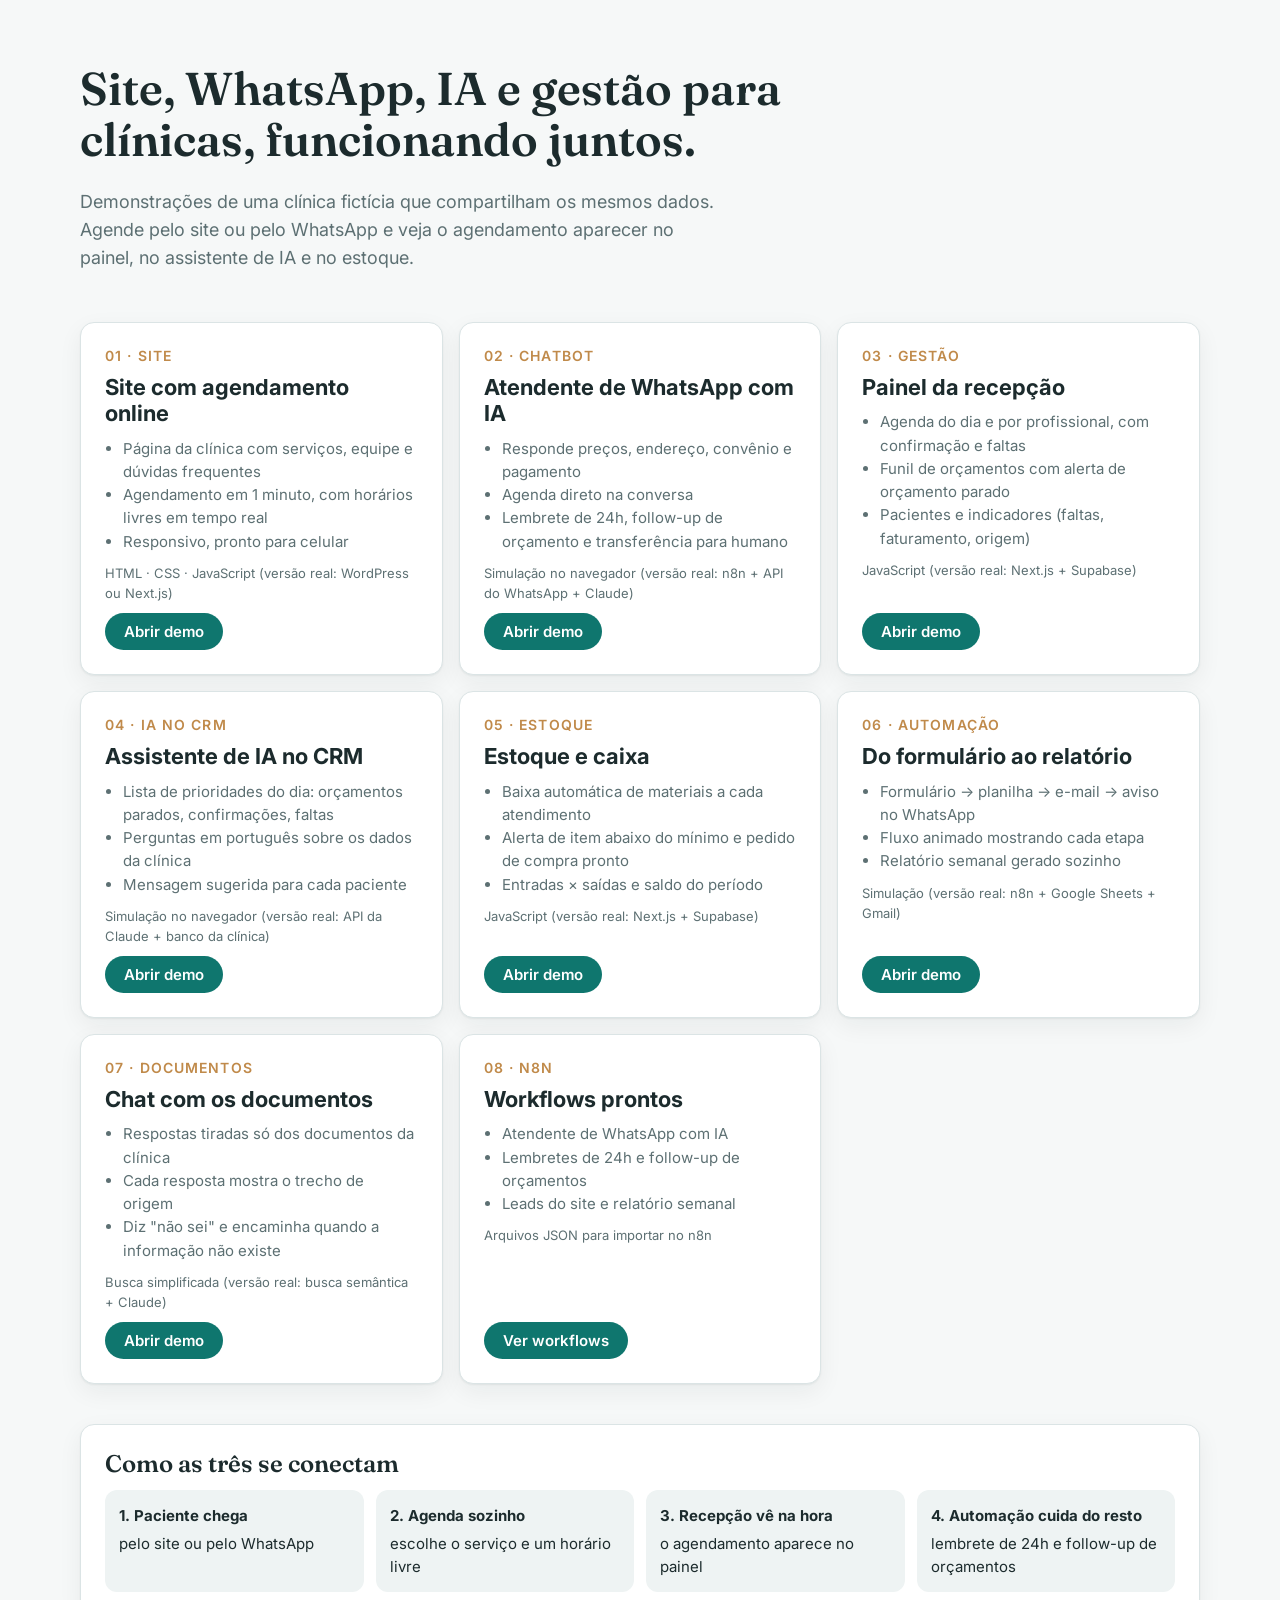
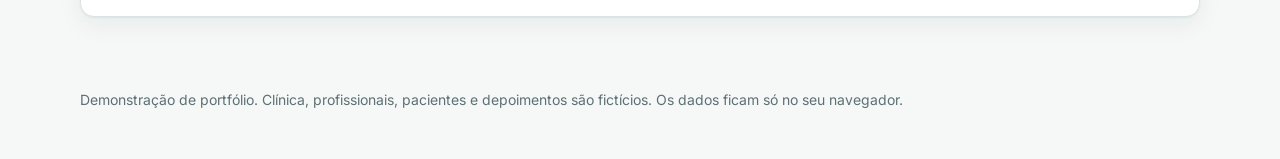
<file: index.html>
<!doctype html>
<html lang="pt-BR">
<head>
<meta charset="utf-8">
<meta name="viewport" content="width=device-width, initial-scale=1">
<title>Portfólio · Soluções para clínicas</title>
<link rel="preconnect" href="https://fonts.googleapis.com">
<link href="https://fonts.googleapis.com/css2?family=Fraunces:opsz,wght@9..144,600&family=Inter:wght@400;500;600&display=swap" rel="stylesheet">
<link rel="stylesheet" href="assets/style.css">
<style>
  header { padding: 64px 0 32px; }
  header h1 { font: 600 clamp(30px, 4.5vw, 46px)/1.1 var(--font-display); max-width: 760px; }
  header p { font-size: 18px; color: var(--muted); max-width: 640px; }
  .grid { display: grid; grid-template-columns: repeat(auto-fit, minmax(280px, 1fr)); gap: 16px; }
  .demo { padding: 24px; display: flex; flex-direction: column; gap: 10px; }
  .demo .n { font: 600 14px var(--font); color: var(--accent); text-transform: uppercase; letter-spacing: .08em; }
  .demo h2 { font-size: 22px; margin: 0; }
  .demo ul { margin: 0; padding-left: 18px; color: var(--muted); font-size: 15px; }
  .demo .tech { font-size: 13px; color: var(--muted); }
  .demo .btn { align-self: flex-start; margin-top: auto; }
  .flow { margin: 40px 0; padding: 24px; }
  .flow h2 { font: 600 24px var(--font-display); }
  .steps { display: grid; grid-template-columns: repeat(auto-fit, minmax(180px, 1fr)); gap: 12px; margin-top: 12px; }
  .step { background: var(--surface-2); border-radius: 12px; padding: 14px; font-size: 15px; }
  .step b { display: block; margin-bottom: 4px; }
  footer { padding: 32px 0 48px; color: var(--muted); font-size: 14px; }
</style>
</head>
<body>
<header class="container">
  <h1>Site, WhatsApp, IA e gestão para clínicas, funcionando juntos.</h1>
  <p>Demonstrações de uma clínica fictícia que compartilham os mesmos dados. Agende pelo site ou pelo WhatsApp e veja o agendamento aparecer no painel, no assistente de IA e no estoque.</p>
</header>

<main class="container">
  <div class="grid">
    <article class="card demo">
      <span class="n">01 · Site</span>
      <h2>Site com agendamento online</h2>
      <ul>
        <li>Página da clínica com serviços, equipe e dúvidas frequentes</li>
        <li>Agendamento em 1 minuto, com horários livres em tempo real</li>
        <li>Responsivo, pronto para celular</li>
      </ul>
      <span class="tech">HTML · CSS · JavaScript (versão real: WordPress ou Next.js)</span>
      <a class="btn btn-primary" href="site/index.html">Abrir demo</a>
    </article>
    <article class="card demo">
      <span class="n">02 · Chatbot</span>
      <h2>Atendente de WhatsApp com IA</h2>
      <ul>
        <li>Responde preços, endereço, convênio e pagamento</li>
        <li>Agenda direto na conversa</li>
        <li>Lembrete de 24h, follow-up de orçamento e transferência para humano</li>
      </ul>
      <span class="tech">Simulação no navegador (versão real: n8n + API do WhatsApp + Claude)</span>
      <a class="btn btn-primary" href="chatbot/index.html">Abrir demo</a>
    </article>
    <article class="card demo">
      <span class="n">03 · Gestão</span>
      <h2>Painel da recepção</h2>
      <ul>
        <li>Agenda do dia e por profissional, com confirmação e faltas</li>
        <li>Funil de orçamentos com alerta de orçamento parado</li>
        <li>Pacientes e indicadores (faltas, faturamento, origem)</li>
      </ul>
      <span class="tech">JavaScript (versão real: Next.js + Supabase)</span>
      <a class="btn btn-primary" href="gestao/index.html">Abrir demo</a>
    </article>
    <article class="card demo">
      <span class="n">04 · IA no CRM</span>
      <h2>Assistente de IA no CRM</h2>
      <ul>
        <li>Lista de prioridades do dia: orçamentos parados, confirmações, faltas</li>
        <li>Perguntas em português sobre os dados da clínica</li>
        <li>Mensagem sugerida para cada paciente</li>
      </ul>
      <span class="tech">Simulação no navegador (versão real: API da Claude + banco da clínica)</span>
      <a class="btn btn-primary" href="crm/index.html">Abrir demo</a>
    </article>
    <article class="card demo">
      <span class="n">05 · Estoque</span>
      <h2>Estoque e caixa</h2>
      <ul>
        <li>Baixa automática de materiais a cada atendimento</li>
        <li>Alerta de item abaixo do mínimo e pedido de compra pronto</li>
        <li>Entradas × saídas e saldo do período</li>
      </ul>
      <span class="tech">JavaScript (versão real: Next.js + Supabase)</span>
      <a class="btn btn-primary" href="estoque/index.html">Abrir demo</a>
    </article>
    <article class="card demo">
      <span class="n">06 · Automação</span>
      <h2>Do formulário ao relatório</h2>
      <ul>
        <li>Formulário → planilha → e-mail → aviso no WhatsApp</li>
        <li>Fluxo animado mostrando cada etapa</li>
        <li>Relatório semanal gerado sozinho</li>
      </ul>
      <span class="tech">Simulação (versão real: n8n + Google Sheets + Gmail)</span>
      <a class="btn btn-primary" href="automacao/index.html">Abrir demo</a>
    </article>
    <article class="card demo">
      <span class="n">07 · Documentos</span>
      <h2>Chat com os documentos</h2>
      <ul>
        <li>Respostas tiradas só dos documentos da clínica</li>
        <li>Cada resposta mostra o trecho de origem</li>
        <li>Diz "não sei" e encaminha quando a informação não existe</li>
      </ul>
      <span class="tech">Busca simplificada (versão real: busca semântica + Claude)</span>
      <a class="btn btn-primary" href="documentos/index.html">Abrir demo</a>
    </article>
    <article class="card demo">
      <span class="n">08 · n8n</span>
      <h2>Workflows prontos</h2>
      <ul>
        <li>Atendente de WhatsApp com IA</li>
        <li>Lembretes de 24h e follow-up de orçamentos</li>
        <li>Leads do site e relatório semanal</li>
      </ul>
      <span class="tech">Arquivos JSON para importar no n8n</span>
      <a class="btn btn-primary" href="n8n/index.html">Ver workflows</a>
    </article>
  </div>

  <section class="card flow">
    <h2>Como as três se conectam</h2>
    <div class="steps">
      <div class="step"><b>1. Paciente chega</b>pelo site ou pelo WhatsApp</div>
      <div class="step"><b>2. Agenda sozinho</b>escolhe o serviço e um horário livre</div>
      <div class="step"><b>3. Recepção vê na hora</b>o agendamento aparece no painel</div>
      <div class="step"><b>4. Automação cuida do resto</b>lembrete de 24h e follow-up de orçamentos</div>
    </div>
  </section>
</main>

<footer class="container">
  Demonstração de portfólio. Clínica, profissionais, pacientes e depoimentos são fictícios. Os dados ficam só no seu navegador.
</footer>
</body>
</html>
</file>
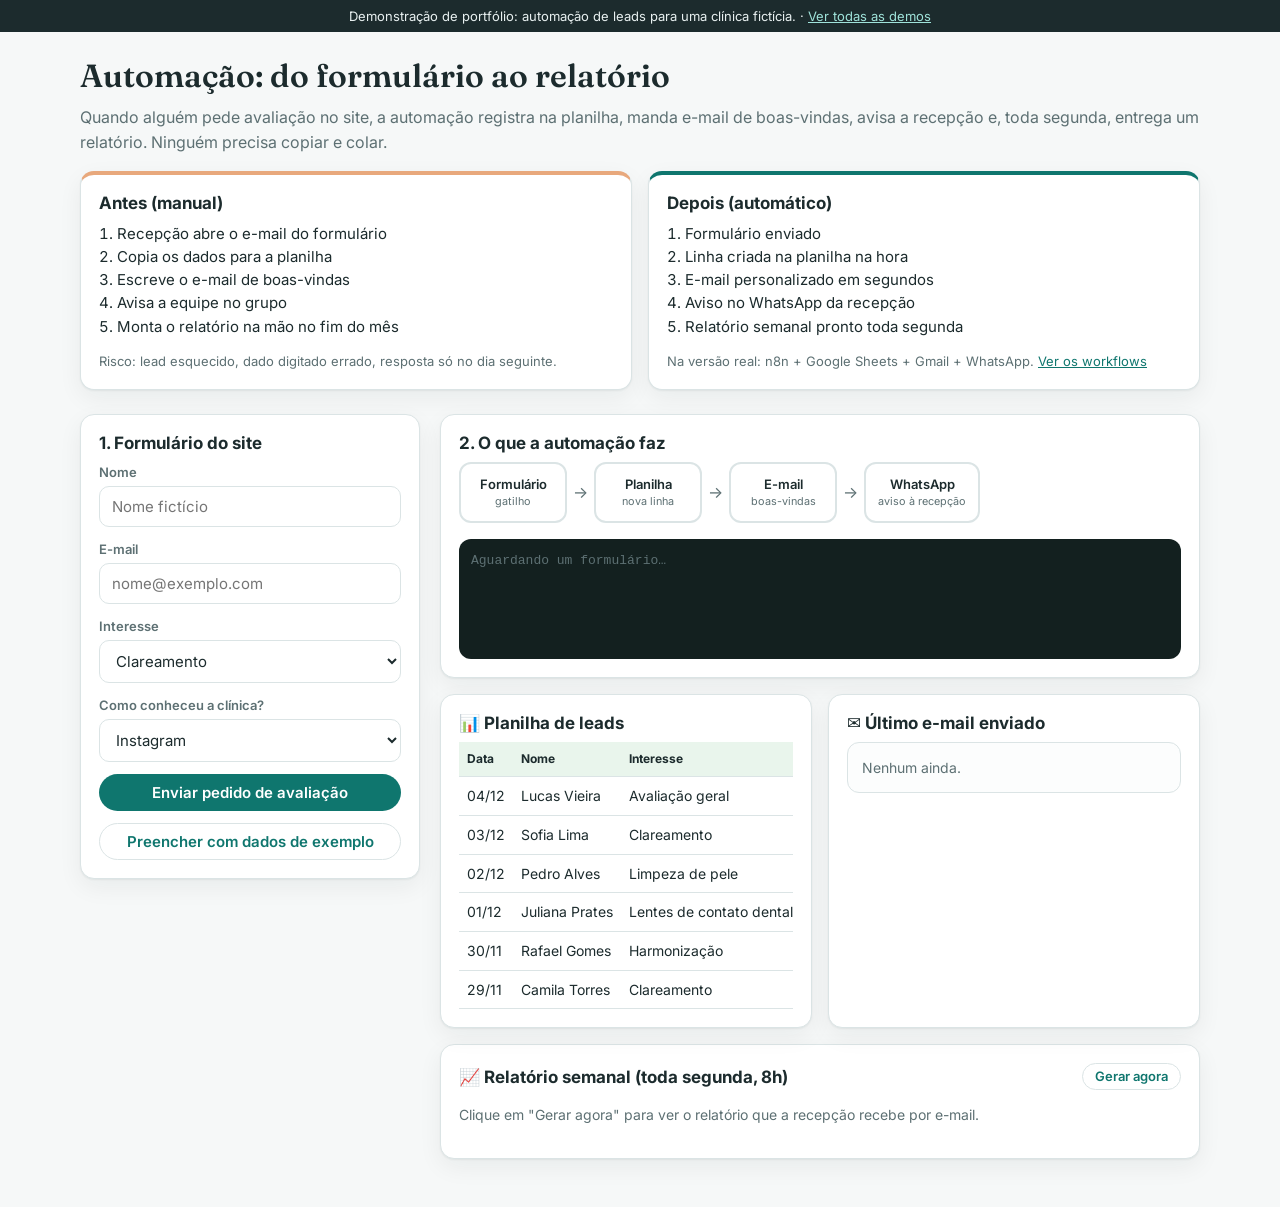
<file: automacao/index.html>
<!doctype html>
<html lang="pt-BR">
<head>
<meta charset="utf-8">
<meta name="viewport" content="width=device-width, initial-scale=1">
<title>Automação de leads da clínica (demo)</title>
<link rel="preconnect" href="https://fonts.googleapis.com">
<link href="https://fonts.googleapis.com/css2?family=Fraunces:opsz,wght@9..144,600&family=Inter:wght@400;500;600&display=swap" rel="stylesheet">
<link rel="stylesheet" href="../assets/style.css">
<style>
  h1 { font: 600 clamp(24px, 3vw, 32px) var(--font-display); margin-top: 24px; }
  .compare { display: grid; grid-template-columns: repeat(auto-fit, minmax(min(280px, 100%), 1fr)); gap: 16px; margin: 16px 0 24px; }
  .compare .card { padding: 18px; }
  .compare h2 { font-size: 17px; }
  .compare ol { margin: 0; padding-left: 18px; font-size: 15px; }
  .antes { border-top: 4px solid #e8a87c; } .depois { border-top: 4px solid var(--primary); }
  .grid { display: grid; grid-template-columns: minmax(0, 340px) minmax(0, 1fr); gap: 20px; align-items: start; }
  @media (max-width: 900px) { .grid { grid-template-columns: minmax(0, 1fr); } }
  .box { padding: 18px; }
  .box h2 { font-size: 17px; }
  form { display: grid; gap: 12px; }

  .flow { display: flex; flex-wrap: wrap; align-items: center; gap: 6px; margin-bottom: 16px; }
  .node { border: 2px solid var(--border); border-radius: 12px; padding: 10px 12px; font-size: 13px; font-weight: 600; background: var(--surface); transition: .25s; min-width: 108px; text-align: center; }
  .node small { display: block; font-weight: 400; color: var(--muted); }
  .node.ativo { border-color: var(--primary); background: var(--primary-50); transform: translateY(-2px); }
  .node.feito { border-color: var(--ok); }
  .seta { color: var(--muted); }
  .log { font: 13px/1.6 ui-monospace, Consolas, monospace; background: #13201f; color: #cfe7e3; border-radius: 12px; padding: 12px; min-height: 120px; max-height: 200px; overflow-y: auto; }
  .log .ok { color: #7ee2b8; }
  .table-wrap { overflow-x: auto; }
  table { width: 100%; border-collapse: collapse; font-size: 14px; }
  th, td { text-align: left; padding: 8px; border-bottom: 1px solid var(--border); white-space: nowrap; }
  th { background: #e9f5ec; font-size: 12px; }
  tr.novo td { background: #fffbe6; }
  .email { border: 1px solid var(--border); border-radius: 12px; padding: 14px; font-size: 14px; background: #fcfdfd; white-space: pre-line; }
  .email .h { color: var(--muted); font-size: 12px; margin-bottom: 8px; }
  .report { white-space: pre-line; font-size: 14px; }
  .two { display: grid; grid-template-columns: repeat(auto-fit, minmax(min(260px, 100%), 1fr)); gap: 16px; margin-top: 16px; }
</style>
</head>
<body>
<div class="demo-banner">Demonstração de portfólio: automação de leads para uma clínica fictícia. · <a href="../index.html">Ver todas as demos</a></div>

<main class="container" style="padding-bottom:48px">
  <h1>Automação: do formulário ao relatório</h1>
  <p class="muted" style="margin-top:-6px">Quando alguém pede avaliação no site, a automação registra na planilha, manda e-mail de boas-vindas, avisa a recepção e, toda segunda, entrega um relatório. Ninguém precisa copiar e colar.</p>

  <div class="compare">
    <div class="card antes"><h2>Antes (manual)</h2><ol>
      <li>Recepção abre o e-mail do formulário</li><li>Copia os dados para a planilha</li><li>Escreve o e-mail de boas-vindas</li><li>Avisa a equipe no grupo</li><li>Monta o relatório na mão no fim do mês</li></ol>
      <p class="muted" style="font-size:13px;margin-bottom:0">Risco: lead esquecido, dado digitado errado, resposta só no dia seguinte.</p></div>
    <div class="card depois"><h2>Depois (automático)</h2><ol>
      <li>Formulário enviado</li><li>Linha criada na planilha na hora</li><li>E-mail personalizado em segundos</li><li>Aviso no WhatsApp da recepção</li><li>Relatório semanal pronto toda segunda</li></ol>
      <p class="muted" style="font-size:13px;margin-bottom:0">Na versão real: n8n + Google Sheets + Gmail + WhatsApp. <a href="../n8n/index.html">Ver os workflows</a></p></div>
  </div>

  <div class="grid">
    <div class="card box">
      <h2>1. Formulário do site</h2>
      <form id="f">
        <div><label for="nome">Nome</label><input id="nome" required placeholder="Nome fictício"></div>
        <div><label for="email">E-mail</label><input id="email" type="email" required placeholder="nome@exemplo.com"></div>
        <div><label for="int">Interesse</label><select id="int"><option>Clareamento</option><option>Lentes de contato dental</option><option>Harmonização</option><option>Limpeza de pele</option><option>Avaliação geral</option></select></div>
        <div><label for="orig">Como conheceu a clínica?</label><select id="orig"><option>Instagram</option><option>Google</option><option>Indicação</option><option>Passou na frente</option></select></div>
        <button class="btn btn-primary">Enviar pedido de avaliação</button>
        <button type="button" class="btn btn-ghost" id="auto">Preencher com dados de exemplo</button>
      </form>
    </div>

    <div>
      <div class="card box">
        <h2>2. O que a automação faz</h2>
        <div class="flow" id="flow">
          <div class="node" data-n="0">Formulário<small>gatilho</small></div><span class="seta">→</span>
          <div class="node" data-n="1">Planilha<small>nova linha</small></div><span class="seta">→</span>
          <div class="node" data-n="2">E-mail<small>boas-vindas</small></div><span class="seta">→</span>
          <div class="node" data-n="3">WhatsApp<small>aviso à recepção</small></div>
        </div>
        <div class="log" id="log"><span class="muted">Aguardando um formulário…</span></div>
      </div>

      <div class="two">
        <div class="card box"><h2>📊 Planilha de leads</h2><div class="table-wrap"><table><thead><tr><th>Data</th><th>Nome</th><th>Interesse</th><th>Origem</th><th>Status</th></tr></thead><tbody id="planilha"></tbody></table></div></div>
        <div class="card box"><h2>✉️ Último e-mail enviado</h2><div class="email" id="email-prev"><span class="muted">Nenhum ainda.</span></div></div>
      </div>

      <div class="card box" style="margin-top:16px">
        <div style="display:flex;justify-content:space-between;align-items:center;gap:8px;flex-wrap:wrap"><h2 style="margin:0">📈 Relatório semanal (toda segunda, 8h)</h2><button class="btn btn-ghost btn-sm" id="rel">Gerar agora</button></div>
        <div class="report" id="report"><p class="muted">Clique em "Gerar agora" para ver o relatório que a recepção recebe por e-mail.</p></div>
      </div>
    </div>
  </div>
</main>

<script src="../assets/store.js"></script>
<script>
  const U = DemoStore.util;
  const $ = (s) => document.querySelector(s);
  const esc = (t) => String(t).replace(/[&<>"]/g, (c) => ({ '&': '&amp;', '<': '&lt;', '>': '&gt;', '"': '&quot;' }[c]));
  const KEY = 'demoClinica.leads.v1';
  const esperar = (ms) => new Promise((r) => setTimeout(r, ms));

  function seed() {
    const ex = [['Camila Torres', 'Clareamento', 'Instagram', 6, 'Agendou'], ['Rafael Gomes', 'Harmonização', 'Google', 5, 'Contatado'], ['Juliana Prates', 'Lentes de contato dental', 'Indicação', 4, 'Agendou'],
      ['Pedro Alves', 'Limpeza de pele', 'Instagram', 3, 'Novo'], ['Sofia Lima', 'Clareamento', 'Instagram', 2, 'Contatado'], ['Lucas Vieira', 'Avaliação geral', 'Google', 1, 'Novo']];
    return ex.map(([nome, interesse, origem, d, status]) => ({ data: U.iso(U.addDays(new Date(), -d)), nome, interesse, origem, status }));
  }
  let leads;
  try { leads = JSON.parse(localStorage.getItem(KEY)); } catch (e) { leads = null; }
  if (!Array.isArray(leads)) leads = seed();
  const salvar = () => { try { localStorage.setItem(KEY, JSON.stringify(leads)); } catch (e) {} };

  function renderPlanilha(destacar) {
    $('#planilha').innerHTML = [...leads].reverse().map((l, i) => `<tr class="${destacar && i === 0 ? 'novo' : ''}"><td>${U.fmtCurta(l.data)}</td><td>${esc(l.nome)}</td><td>${esc(l.interesse)}</td><td>${esc(l.origem)}</td><td>${esc(l.status)}</td></tr>`).join('');
  }

  function log(txt, ok) { const el = $('#log'); if (el.querySelector('.muted')) el.innerHTML = ''; el.innerHTML += `<div class="${ok ? 'ok' : ''}">${new Date().toLocaleTimeString('pt-BR')}  ${txt}</div>`; el.scrollTop = el.scrollHeight; }
  function ativar(n) { document.querySelectorAll('.node').forEach((x) => { const i = Number(x.dataset.n); x.classList.toggle('ativo', i === n); if (i < n) x.classList.add('feito'); }); }

  const DICAS = { 'Clareamento': 'Evite café e vinho nas 48h antes da avaliação, assim conseguimos ver a cor real dos dentes.', 'Lentes de contato dental': 'Na avaliação fazemos fotos e um planejamento digital do sorriso.', 'Harmonização': 'Traga fotos de referência do resultado que você imagina.', 'Limpeza de pele': 'Venha sem maquiagem, se possível.', 'Avaliação geral': 'Se tiver exames ou radiografias recentes, traga com você.' };

  $('#f').onsubmit = async (e) => {
    e.preventDefault();
    const btn = e.submitter; btn.disabled = true;
    document.querySelectorAll('.node').forEach((x) => x.classList.remove('feito', 'ativo'));
    $('#log').innerHTML = '';
    const lead = { data: U.hoje(), nome: $('#nome').value.trim(), email: $('#email').value.trim(), interesse: $('#int').value, origem: $('#orig').value, status: 'Novo' };
    ativar(0); log(`Webhook recebeu o formulário de ${esc(lead.nome)}`); await esperar(700);
    ativar(1); leads.push(lead); salvar(); renderPlanilha(true); log('Google Sheets: linha adicionada na planilha "Leads"', true); await esperar(800);
    ativar(2);
    $('#email-prev').innerHTML = `<div class="h">Para: ${esc(lead.email)} · Assunto: Recebemos seu pedido de avaliação 😊</div>Olá, ${esc(lead.nome.split(' ')[0])}!\n\nRecebemos seu interesse em <b>${esc(lead.interesse.toLowerCase())}</b>. Nossa equipe vai entrar em contato hoje para combinar o melhor horário.\n\nDica: ${esc(DICAS[lead.interesse])}\n\nAté breve,\nEquipe ${DemoStore.CLINICA.nome}`;
    log('Gmail: e-mail de boas-vindas enviado', true); await esperar(800);
    ativar(3); log(`WhatsApp: "Novo lead: ${esc(lead.nome)} (${esc(lead.interesse)}, via ${esc(lead.origem)})" enviado à recepção`, true); await esperar(600);
    document.querySelectorAll('.node').forEach((x) => x.classList.replace('ativo', 'feito'));
    log('Fluxo concluído em menos de 5 segundos ✓', true);
    btn.disabled = false; e.target.reset();
  };

  $('#auto').onclick = () => {
    const nomes = ['Marina Duarte', 'Thiago Sales', 'Beatriz Campos', 'André Moreira'];
    const n = nomes[Math.floor(Math.random() * nomes.length)];
    $('#nome').value = n; $('#email').value = n.split(' ')[0].toLowerCase() + '@exemplo.com';
    $('#int').selectedIndex = Math.floor(Math.random() * 5); $('#orig').selectedIndex = Math.floor(Math.random() * 4);
  };

  $('#rel').onclick = () => {
    const ini = U.iso(U.addDays(new Date(), -7));
    const sem = leads.filter((l) => l.data >= ini);
    const cont = (k) => sem.reduce((m, l) => (m[l[k]] = (m[l[k]] || 0) + 1, m), {});
    const fmt = (o) => Object.entries(o).sort((a, b) => b[1] - a[1]).map(([k, v]) => `• ${k}: ${v}`).join('\n');
    const ag = sem.filter((l) => l.status === 'Agendou').length;
    const novos = sem.filter((l) => l.status === 'Novo');
    $('#report').textContent = `Relatório de leads, de ${U.fmtCurta(ini)} a ${U.fmtCurta(U.hoje())}\n\n` +
      `Total de pedidos de avaliação: ${sem.length}\nViraram agendamento: ${ag} (${Math.round(ag / Math.max(1, sem.length) * 100)}%)\n\n` +
      `Por interesse:\n${fmt(cont('interesse'))}\n\nPor origem:\n${fmt(cont('origem'))}\n\n` +
      (novos.length ? `⚠ Ainda sem contato: ${novos.map((l) => l.nome).join(', ')}` : '✓ Todos os leads foram contatados.');
  };

  renderPlanilha(false);
</script>
</body>
</html>
</file>
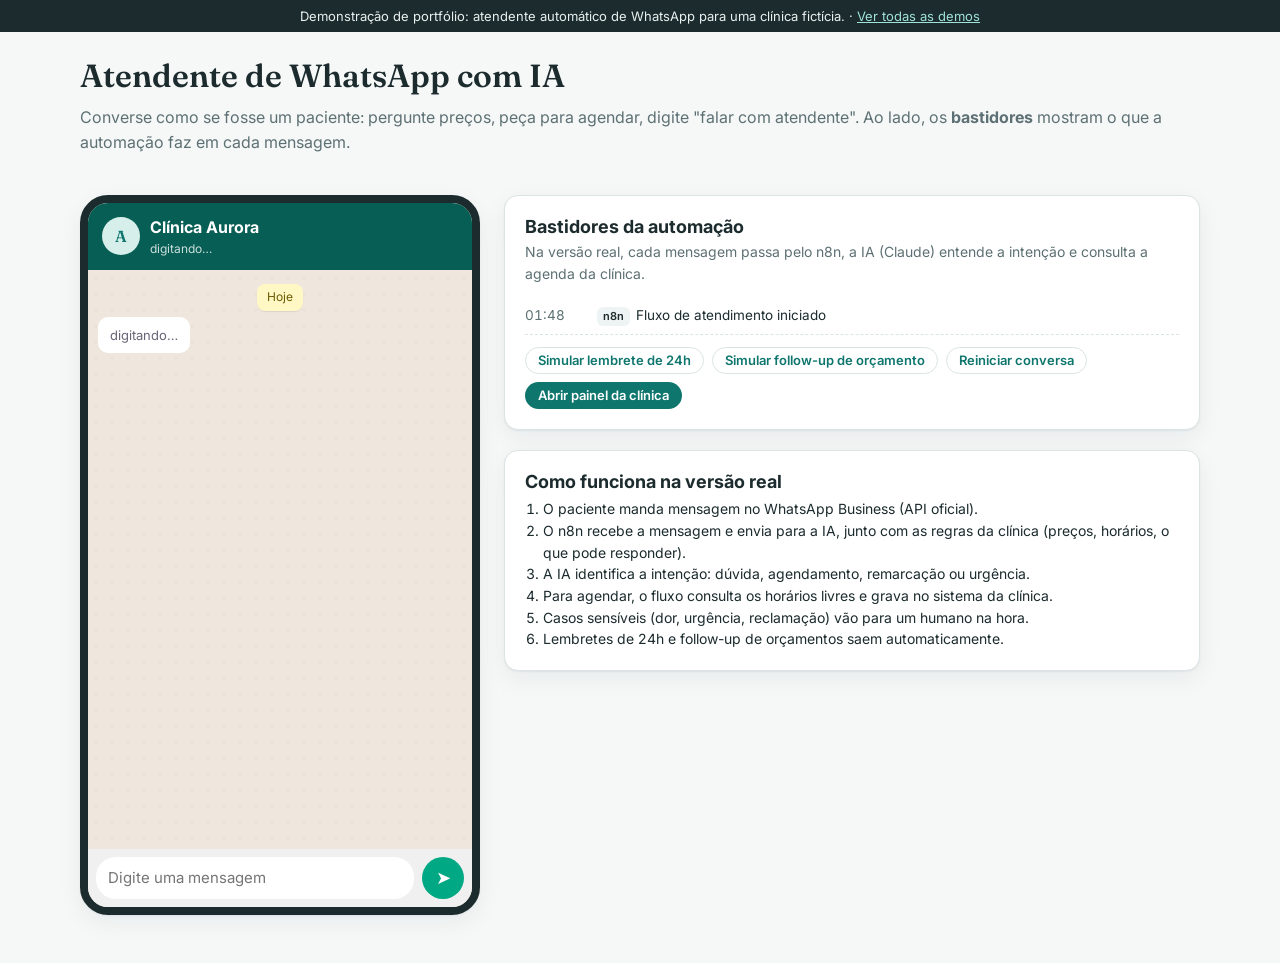
<file: chatbot/index.html>
<!doctype html>
<html lang="pt-BR">
<head>
<meta charset="utf-8">
<meta name="viewport" content="width=device-width, initial-scale=1">
<title>Atendente WhatsApp com IA (demo)</title>
<link rel="preconnect" href="https://fonts.googleapis.com">
<link href="https://fonts.googleapis.com/css2?family=Fraunces:opsz,wght@9..144,600&family=Inter:wght@400;500;600&display=swap" rel="stylesheet">
<link rel="stylesheet" href="../assets/style.css">
<style>
  .wrap { display: grid; grid-template-columns: 400px 1fr; gap: 24px; padding: 24px 0 48px; align-items: start; }
  @media (max-width: 900px) { .wrap { grid-template-columns: 1fr; } }
  h1 { font: 600 clamp(24px, 3vw, 32px) var(--font-display); margin-top: 24px; }

  .phone { border-radius: 28px; overflow: hidden; border: 8px solid #1c2b2d; background: #efe7dd; height: min(720px, 80vh); display: flex; flex-direction: column; box-shadow: var(--shadow); }
  .wa-head { background: #075e54; color: #fff; padding: 12px 14px; display: flex; gap: 10px; align-items: center; }
  .wa-head .av { width: 38px; height: 38px; border-radius: 50%; background: #d6efeb; color: var(--primary); display: grid; place-items: center; font: 600 16px var(--font-display); }
  .wa-head small { display: block; opacity: .8; font-size: 12px; }
  .msgs { flex: 1; overflow-y: auto; padding: 14px 10px; display: flex; flex-direction: column; gap: 6px;
    background-image: radial-gradient(rgba(0,0,0,.035) 1px, transparent 1px); background-size: 16px 16px; }
  .msg { max-width: 82%; padding: 7px 10px 18px; border-radius: 10px; font-size: 14.5px; position: relative; white-space: pre-line; box-shadow: 0 1px 1px rgba(0,0,0,.08); }
  .msg time { position: absolute; right: 8px; bottom: 3px; font-size: 10.5px; color: #667; }
  .bot { background: #fff; align-self: flex-start; border-top-left-radius: 2px; }
  .user { background: #d9fdd3; align-self: flex-end; border-top-right-radius: 2px; }
  .sys { align-self: center; background: #fff8c5; font-size: 12px; padding: 4px 10px; border-radius: 8px; color: #6b5b00; }
  .quick { display: flex; flex-wrap: wrap; gap: 6px; align-self: flex-start; max-width: 90%; }
  .quick button { background: #fff; border: 1px solid #cfe3df; color: #0b6b62; border-radius: 16px; padding: 6px 12px; font: 500 13.5px var(--font); cursor: pointer; }
  .quick button:hover { background: #e9f7f4; }
  .typing { align-self: flex-start; background: #fff; border-radius: 10px; padding: 8px 12px; font-size: 13px; color: #667; }
  .composer { display: flex; gap: 8px; padding: 8px; background: #f0f0f0; }
  .composer input { border-radius: 20px; border: 0; }
  .composer button { width: 42px; height: 42px; border-radius: 50%; border: 0; background: #00a884; color: #fff; font-size: 18px; cursor: pointer; flex: none; }

  .panel { padding: 20px; }
  .panel h2 { font-size: 18px; margin-bottom: 4px; }
  .log { list-style: none; margin: 12px 0 0; padding: 0; max-height: 420px; overflow-y: auto; font-size: 13.5px; }
  .log li { display: grid; grid-template-columns: 64px 1fr; gap: 8px; padding: 8px 0; border-bottom: 1px dashed var(--border); }
  .log time { color: var(--muted); font-variant-numeric: tabular-nums; }
  .log .tag { display: inline-block; font-size: 11px; font-weight: 600; padding: 1px 6px; border-radius: 6px; margin-right: 6px; background: var(--surface-2); }
  .tag.ia { background: #ede9fe; color: #5b21b6; }
  .tag.agenda { background: #dcfce7; color: var(--ok); }
  .tag.wa { background: #d1fae5; color: #065f46; }
  .tag.humano { background: #fee2e2; color: var(--danger); }
  .sims { display: flex; flex-wrap: wrap; gap: 8px; margin-top: 12px; }
  .how { margin-top: 20px; font-size: 14px; }
  .how ol { padding-left: 18px; margin: 6px 0 0; }
</style>
</head>
<body>
<div class="demo-banner">Demonstração de portfólio: atendente automático de WhatsApp para uma clínica fictícia. · <a href="../index.html">Ver todas as demos</a></div>

<div class="container">
  <h1>Atendente de WhatsApp com IA</h1>
  <p class="muted" style="margin-top:-6px">Converse como se fosse um paciente: pergunte preços, peça para agendar, digite "falar com atendente". Ao lado, os <b>bastidores</b> mostram o que a automação faz em cada mensagem.</p>
</div>

<div class="container wrap">
  <div class="phone" aria-label="Simulação de conversa no WhatsApp">
    <div class="wa-head">
      <div class="av">A</div>
      <div><b>Clínica Aurora</b><small id="status">online</small></div>
    </div>
    <div class="msgs" id="msgs" aria-live="polite"></div>
    <form class="composer" id="composer">
      <label for="txt" class="sr-only">Mensagem</label>
      <input id="txt" placeholder="Digite uma mensagem" autocomplete="off">
      <button aria-label="Enviar">➤</button>
    </form>
  </div>

  <div>
    <div class="card panel">
      <h2>Bastidores da automação</h2>
      <p class="muted" style="margin:0;font-size:14px">Na versão real, cada mensagem passa pelo n8n, a IA (Claude) entende a intenção e consulta a agenda da clínica.</p>
      <ul class="log" id="log"></ul>
      <div class="sims">
        <button class="btn btn-ghost btn-sm" id="sim-lembrete">Simular lembrete de 24h</button>
        <button class="btn btn-ghost btn-sm" id="sim-orcamento">Simular follow-up de orçamento</button>
        <button class="btn btn-ghost btn-sm" id="reiniciar">Reiniciar conversa</button>
        <a class="btn btn-primary btn-sm" href="../gestao/index.html">Abrir painel da clínica</a>
      </div>
    </div>
    <div class="card panel how">
      <h2>Como funciona na versão real</h2>
      <ol>
        <li>O paciente manda mensagem no WhatsApp Business (API oficial).</li>
        <li>O n8n recebe a mensagem e envia para a IA, junto com as regras da clínica (preços, horários, o que pode responder).</li>
        <li>A IA identifica a intenção: dúvida, agendamento, remarcação ou urgência.</li>
        <li>Para agendar, o fluxo consulta os horários livres e grava no sistema da clínica.</li>
        <li>Casos sensíveis (dor, urgência, reclamação) vão para um humano na hora.</li>
        <li>Lembretes de 24h e follow-up de orçamentos saem automaticamente.</li>
      </ol>
    </div>
  </div>
</div>

<script src="../assets/store.js"></script>
<script>
  const S = DemoStore, U = S.util;
  const $ = (s) => document.querySelector(s);
  const msgs = $('#msgs'), log = $('#log');
  const agora = () => new Date().toLocaleTimeString('pt-BR', { hour: '2-digit', minute: '2-digit' });
  const esperar = (ms) => new Promise((r) => setTimeout(r, ms));
  const normal = (t) => t.toLowerCase().normalize('NFD').replace(/[̀-ͯ]/g, '');

  let estado = { passo: 'menu', dados: {} };
  let fila = Promise.resolve();

  function bastidor(tag, texto) {
    const li = document.createElement('li');
    li.innerHTML = `<time>${agora()}</time><span><span class="tag ${tag}">${{ ia: 'IA', agenda: 'Agenda', wa: 'WhatsApp', humano: 'Humano', n8n: 'n8n' }[tag] || tag}</span>${texto}</span>`;
    log.prepend(li);
  }

  function bolha(classe, texto) {
    const d = document.createElement('div');
    d.className = 'msg ' + classe;
    d.textContent = texto;
    if (classe !== 'sys') { const t = document.createElement('time'); t.textContent = agora(); d.appendChild(t); }
    msgs.appendChild(d);
    msgs.scrollTop = msgs.scrollHeight;
  }

  function opcoes(lista) {
    const q = document.createElement('div');
    q.className = 'quick';
    lista.forEach(([rotulo, valor]) => {
      const b = document.createElement('button');
      b.type = 'button'; b.textContent = rotulo;
      b.onclick = () => { q.remove(); enviarUsuario(rotulo, valor ?? rotulo); };
      q.appendChild(b);
    });
    msgs.appendChild(q);
    msgs.scrollTop = msgs.scrollHeight;
  }

  // Respostas do bot entram numa fila, com "digitando…", para parecer conversa.
  function bot(texto, quick) {
    fila = fila.then(async () => {
      $('#status').textContent = 'digitando…';
      const t = document.createElement('div'); t.className = 'typing'; t.textContent = 'digitando…';
      msgs.appendChild(t); msgs.scrollTop = msgs.scrollHeight;
      await esperar(Math.min(1200, 350 + texto.length * 8));
      t.remove(); $('#status').textContent = 'online';
      bolha('bot', texto);
      if (quick) opcoes(quick);
    });
    return fila;
  }

  const MENU = [['📅 Agendar', 'agendar'], ['💰 Preços', 'precos'], ['📍 Endereço e horário', 'endereco'], ['🙋 Falar com atendente', 'humano']];

  function menu(intro = 'Como posso ajudar?') {
    estado = { passo: 'menu', dados: {} };
    bot(intro, MENU);
  }

  // Simula a IA: classifica a intenção a partir do texto livre.
  function intencao(t) {
    const n = normal(t);
    if (/^(menu|inicio|voltar|oi|ola|bom dia|boa tarde|boa noite)\b/.test(n)) return 'saudacao';
    if (/dor|urgen|sangr|incha|quebrou|emergen/.test(n)) return 'urgencia';
    if (/atendente|humano|pessoa|falar com/.test(n)) return 'humano';
    if (/agend|marcar|horario livre|consulta|vaga/.test(n)) return 'agendar';
    if (/remarc|cancel|desmarc/.test(n)) return 'remarcar';
    if (/endere|onde fica|localiza|horario de funcion|abre|fecha/.test(n)) return 'endereco';
    if (/conveni|plano de saude|unimed|amil/.test(n)) return 'convenio';
    if (/parcel|cartao|pix|pagamento/.test(n)) return 'pagamento';
    const sv = S.SERVICOS.find((s) => n.includes(normal(s.nome).split(' ')[0]) || (s.id === 'botox' && /botox|toxina/.test(n)));
    if (sv) return 'servico:' + sv.id;
    if (/preco|valor|quanto|custa|orcamento/.test(n)) return 'precos';
    return 'desconhecida';
  }

  function responderIntencao(it) {
    bastidor('ia', `Intenção identificada: <b>${it.replace('servico:', 'serviço: ')}</b>`);
    if (it === 'saudacao') return menu(`Olá! 👋 Aqui é a assistente virtual da ${S.CLINICA.nome}. Como posso ajudar?`);
    if (it === 'agendar') return iniciarAgendamento();
    if (it === 'precos') {
      const txt = S.SERVICOS.map((s) => `• ${s.nome}: ${s.precoTxt || 'a partir de ' + U.brl(s.preco)}`).join('\n');
      return bot(`Valores de referência:\n${txt}\n\nO valor final é definido na avaliação, que é gratuita.`, [['📅 Agendar avaliação', 'agendar:avaliacao'], ['Voltar ao menu', 'menu']]);
    }
    if (it.startsWith('servico:')) {
      const s = S.servico(it.split(':')[1]);
      return bot(`${s.nome} (${s.area}): ${s.precoTxt || 'a partir de ' + U.brl(s.preco)}, duração de cerca de ${s.duracao} min.\nQuer agendar?`, [['Sim, agendar', 'agendar:' + s.id], ['Ver outros preços', 'precos']]);
    }
    if (it === 'endereco') return bot(`📍 ${S.CLINICA.endereco}\n🕗 ${S.CLINICA.horarioTxt}`, [['📅 Agendar', 'agendar'], ['Voltar ao menu', 'menu']]);
    if (it === 'convenio') return bot('A clínica atende particular e emite recibo para você pedir reembolso ao seu plano. 😉', [['💰 Ver preços', 'precos'], ['📅 Agendar', 'agendar']]);
    if (it === 'pagamento') return bot('Aceitamos Pix, débito e crédito. Tratamentos estéticos podem ser parcelados em até 10x.', [['📅 Agendar', 'agendar'], ['Voltar ao menu', 'menu']]);
    if (it === 'urgencia') {
      bastidor('humano', 'Mensagem marcada como <b>urgência</b>: recepção notificada');
      return bot('Sinto muito que esteja passando por isso. 🙏 Já avisei a recepção, e uma pessoa da equipe vai te responder em instantes.\nSe for algo grave, procure um pronto-atendimento.');
    }
    if (it === 'humano') {
      bastidor('humano', 'Conversa transferida para a recepção (a IA para de responder)');
      estado.passo = 'humano';
      return bot('Certo! Transferi para a nossa recepção. Alguém da equipe responde aqui mesmo, em horário comercial. 😊', [['Voltar ao menu', 'menu']]);
    }
    if (it === 'remarcar') return bot('Para remarcar, me diga o novo dia que prefere e eu vejo os horários. Vamos lá?', [['📅 Escolher novo horário', 'agendar'], ['Falar com atendente', 'humano']]);
    bot('Não tenho certeza se entendi. 🤔 Posso ajudar com estas opções:', MENU);
  }

  function iniciarAgendamento(servicoId) {
    estado = { passo: 'servico', dados: {} };
    if (servicoId) return escolherServico(servicoId);
    bot('Ótimo! Qual serviço você quer agendar?', S.SERVICOS.map((s) => [s.nome, 'svc:' + s.id]));
  }

  function escolherServico(id) {
    estado.dados.servicoId = id; estado.passo = 'data';
    const dias = S.proximosDiasAbertos(5).filter((d) => S.slots(d, id).length);
    bastidor('agenda', `Consultou a agenda: ${dias.length} dias com vagas para <b>${S.servico(id).nome}</b>`);
    bot(`${S.servico(id).nome}, anotado. Qual dia fica melhor?`, dias.map((d) => [U.fmtData(d), 'dia:' + d]));
  }

  function escolherDia(d) {
    estado.dados.data = d; estado.passo = 'hora';
    const sl = S.slots(d, estado.dados.servicoId).slice(0, 8);
    bot(`Horários livres em ${U.fmtData(d)}:`, sl.map((x) => [x.hora, 'hora:' + x.hora]).concat([['Outro dia', 'svc:' + estado.dados.servicoId]]));
  }

  function escolherHora(h) {
    estado.dados.hora = h; estado.passo = 'nome';
    bot('Perfeito! Para finalizar, qual o seu nome completo?');
  }

  function confirmar() {
    const { servicoId, data, hora, nome } = estado.dados;
    estado.passo = 'confirmar';
    bot(`Confere para mim:\n\n📋 ${S.servico(servicoId).nome}\n📅 ${U.fmtData(data)} às ${hora}\n👤 ${nome}`, [['✅ Confirmar', 'confirmar'], ['Trocar horário', 'dia:' + data], ['Cancelar', 'menu']]);
  }

  function gravar() {
    const { servicoId, data, hora, nome } = estado.dados;
    try {
      const ag = S.agendar({ nome, tel: '(11) 98888-' + String(Math.floor(Math.random() * 9000) + 1000), servicoId, data, hora, origem: 'whatsapp', status: 'confirmado' });
      bastidor('agenda', `Agendamento <b>#${ag.id}</b> gravado no sistema (${S.profissional(ag.proId).nome})`);
      bastidor('n8n', 'Lembrete de 24h programado');
      bot(`Agendado! 🎉\n${S.servico(servicoId).nome} com ${S.profissional(ag.proId).nome}, ${U.fmtData(data)} às ${hora}.\n\nVocê vai receber um lembrete um dia antes. Até lá!`, [['Voltar ao menu', 'menu']]);
      estado = { passo: 'menu', dados: {} };
    } catch (e) {
      bastidor('agenda', 'Conflito: o horário foi ocupado por outra pessoa');
      bot('Ops, esse horário acabou de ser preenchido. Vamos escolher outro?');
      escolherDia(data);
    }
  }

  function processar(valor, textoLivre) {
    if (valor === 'menu') return menu();
    if (valor === 'agendar') return iniciarAgendamento();
    if (valor.startsWith('agendar:')) return iniciarAgendamento(valor.split(':')[1]);
    if (valor === 'precos' || valor === 'endereco' || valor === 'humano') return responderIntencao(valor);
    if (valor.startsWith('svc:')) return escolherServico(valor.slice(4));
    if (valor.startsWith('dia:')) return escolherDia(valor.slice(4));
    if (valor.startsWith('hora:')) return escolherHora(valor.slice(5));
    if (valor === 'confirmar') return gravar();
    if (valor.startsWith('lembrete:')) {
      const [, acao, id] = valor.split(':');
      if (acao === 'ok') {
        S.atualizarAgendamento(Number(id), { status: 'confirmado' }, 'whatsapp');
        bastidor('agenda', `Agendamento #${id} marcado como <b>confirmado</b>`);
        return bot('Presença confirmada! ✅ Te esperamos.');
      }
      return iniciarAgendamento(S.load().agendamentos.find((a) => a.id === Number(id)).servicoId);
    }
    if (valor.startsWith('orc:')) {
      const [, acao, id] = valor.split(':');
      const etapa = acao === 'sim' ? 'negociacao' : 'perdido';
      S.atualizarOrcamento(Number(id), { etapa, ultimoContato: U.hoje() }, 'whatsapp');
      bastidor('agenda', `Orçamento #${id} movido para <b>${S.ETAPAS_ORCAMENTO[etapa]}</b>`);
      return bot(acao === 'sim' ? 'Que bom! Vou pedir para a equipe te chamar com as condições de pagamento. 💬' : 'Tudo bem, obrigada por avisar! Se mudar de ideia, é só chamar. 😊');
    }

    // texto livre
    if (estado.passo === 'nome') {
      if (textoLivre.trim().length < 3) return bot('Pode me dizer seu nome completo?');
      estado.dados.nome = textoLivre.trim();
      return confirmar();
    }
    if (estado.passo === 'humano') {
      bastidor('humano', 'Mensagem encaminhada para a recepção');
      return bot('Sua mensagem foi encaminhada para a recepção. 👍', [['Voltar ao menu', 'menu']]);
    }
    responderIntencao(intencao(textoLivre));
  }

  function enviarUsuario(texto, valor) {
    bolha('user', texto);
    bastidor('wa', `Mensagem recebida: “${texto.replace(/</g, '&lt;')}”`);
    processar(valor ?? '', texto);
  }

  $('#composer').addEventListener('submit', (e) => {
    e.preventDefault();
    const t = $('#txt').value.trim();
    if (!t) return;
    $('#txt').value = '';
    document.querySelectorAll('.quick').forEach((q) => q.remove());
    enviarUsuario(t, '');
  });

  $('#sim-lembrete').onclick = () => {
    const amanha = U.iso(U.addDays(new Date(), 1));
    const ag = S.load().agendamentos
      .filter((a) => a.data >= amanha && (a.status === 'pendente' || a.status === 'confirmado'))
      .sort((a, b) => (a.data + a.hora).localeCompare(b.data + b.hora))[0];
    if (!ag) return bot('(Não há agendamentos futuros para lembrar.)');
    bolha('sys', '⏰ Disparo automático: lembrete de 24h');
    bastidor('n8n', `Rotina diária: lembrete do agendamento #${ag.id}`);
    const p = S.paciente(ag.pacienteId);
    bot(`Olá, ${p.nome.split(' ')[0]}! 😊 Passando para lembrar do seu horário:\n\n📋 ${S.servico(ag.servicoId).nome}\n📅 ${U.fmtData(ag.data)} às ${ag.hora}\n\nPosso confirmar sua presença?`, [['✅ Confirmar', 'lembrete:ok:' + ag.id], ['🔁 Remarcar', 'lembrete:remarcar:' + ag.id]]);
  };

  $('#sim-orcamento').onclick = () => {
    const o = S.load().orcamentos
      .filter((x) => x.etapa === 'enviado' || x.etapa === 'negociacao')
      .sort((a, b) => a.ultimoContato.localeCompare(b.ultimoContato))[0];
    if (!o) return bot('(Não há orçamentos em aberto.)');
    const dias = U.diasEntre(o.ultimoContato, U.hoje());
    bolha('sys', `⏰ Disparo automático: orçamento parado há ${dias} dias`);
    bastidor('ia', `IA escreveu um follow-up personalizado para o orçamento #${o.id}`);
    const p = S.paciente(o.pacienteId);
    bot(`Oi, ${p.nome.split(' ')[0]}! Tudo bem? Aqui é da ${S.CLINICA.nome}. 😊\nVi que ficou alguma dúvida sobre o seu plano de ${o.descricao.toLowerCase()} (${U.brl(o.valor)}). Conseguimos parcelar em até 10x. Quer que a equipe te explique as condições?`, [['Quero saber', 'orc:sim:' + o.id], ['Não tenho interesse', 'orc:nao:' + o.id]]);
  };

  $('#reiniciar').onclick = () => { msgs.innerHTML = ''; log.innerHTML = ''; fila = Promise.resolve(); inicio(); };

  function inicio() {
    bolha('sys', 'Hoje');
    bastidor('n8n', 'Fluxo de atendimento iniciado');
    menu(`Olá! 👋 Aqui é a assistente virtual da ${S.CLINICA.nome}.\nPosso tirar dúvidas, informar preços e agendar seu horário.`);
  }
  inicio();
</script>
</body>
</html>
</file>
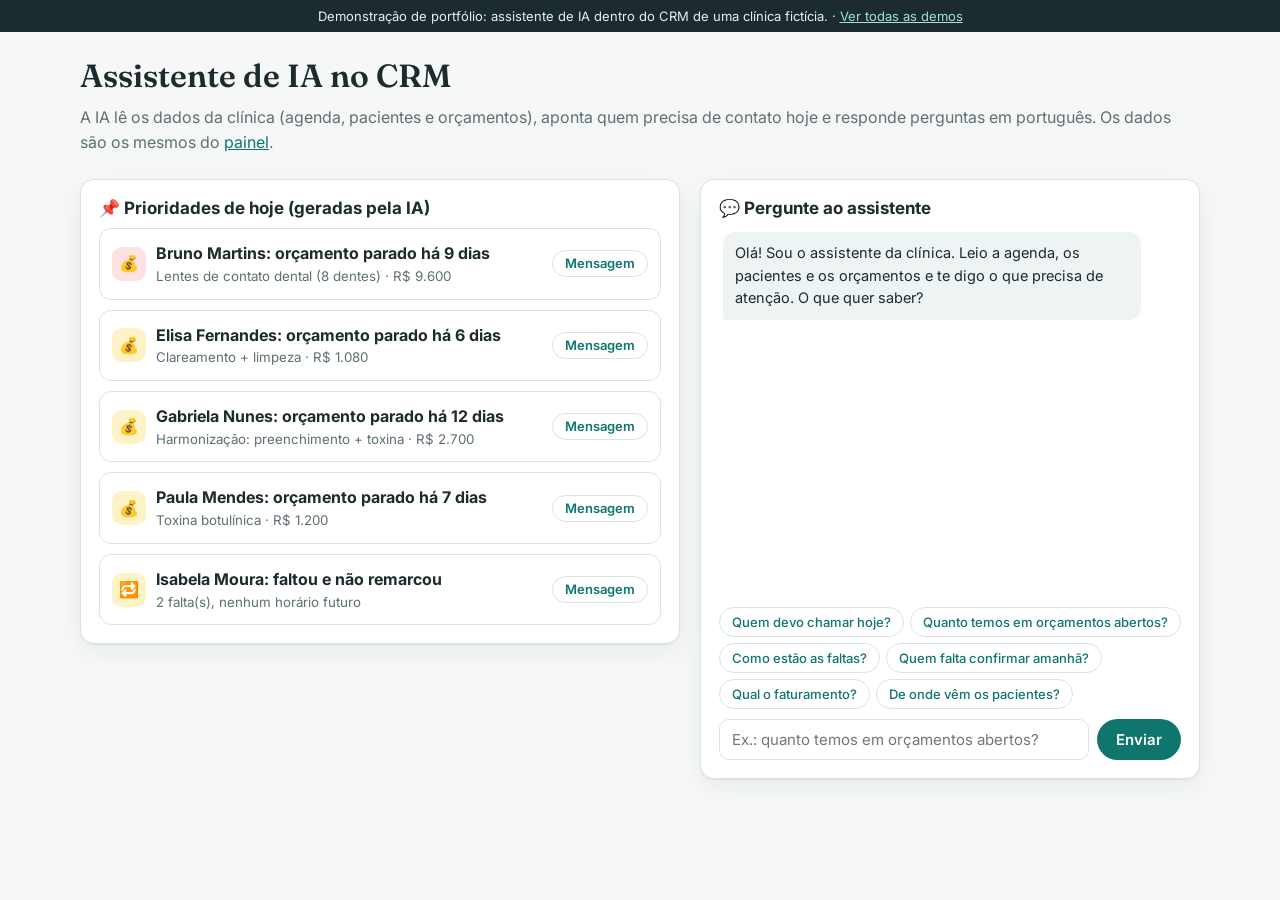
<file: crm/index.html>
<!doctype html>
<html lang="pt-BR">
<head>
<meta charset="utf-8">
<meta name="viewport" content="width=device-width, initial-scale=1">
<title>Assistente de IA no CRM (demo)</title>
<link rel="preconnect" href="https://fonts.googleapis.com">
<link href="https://fonts.googleapis.com/css2?family=Fraunces:opsz,wght@9..144,600&family=Inter:wght@400;500;600&display=swap" rel="stylesheet">
<link rel="stylesheet" href="../assets/style.css">
<style>
  h1 { font: 600 clamp(24px, 3vw, 32px) var(--font-display); margin-top: 24px; }
  .wrap { display: grid; grid-template-columns: minmax(0, 1.2fr) minmax(0, 1fr); gap: 20px; padding: 8px 0 48px; align-items: start; }
  @media (max-width: 960px) { .wrap { grid-template-columns: minmax(0, 1fr); } }
  .box { padding: 18px; }
  .box h2 { font-size: 17px; margin-bottom: 10px; }
  .alertas { display: grid; gap: 10px; }
  .al { display: grid; grid-template-columns: 34px minmax(0, 1fr) auto; gap: 10px; align-items: center; padding: 12px; border: 1px solid var(--border); border-radius: 12px; }
  .al .ic { width: 34px; height: 34px; border-radius: 10px; display: grid; place-items: center; background: var(--surface-2); }
  .al.alta .ic { background: #fee2e2; } .al.media .ic { background: #fef3c7; } .al.baixa .ic { background: #e0f2fe; }
  .al small { color: var(--muted); display: block; }
  @media (max-width: 520px) { .al { grid-template-columns: 34px minmax(0, 1fr); } .al .btn { grid-column: 2; justify-self: start; } }

  .chat { display: flex; flex-direction: column; height: 600px; }
  .chat-msgs { flex: 1; overflow-y: auto; display: flex; flex-direction: column; gap: 10px; padding: 4px; }
  .m { padding: 10px 12px; border-radius: 12px; font-size: 14.5px; max-width: 92%; white-space: pre-line; }
  .m.u { align-self: flex-end; background: var(--primary); color: #fff; border-bottom-right-radius: 4px; }
  .m.a { align-self: flex-start; background: var(--surface-2); border-bottom-left-radius: 4px; }
  .m.a .fonte { display: block; margin-top: 6px; font-size: 12px; color: var(--muted); }
  .sug { display: flex; flex-wrap: wrap; gap: 6px; margin: 10px 0; }
  .sug button { border: 1px solid var(--border); background: var(--surface); border-radius: 999px; padding: 6px 12px; font: 500 13px var(--font); cursor: pointer; color: var(--primary); }
  .chat form { display: flex; gap: 8px; }
  dialog { border: 0; border-radius: 18px; padding: 24px; width: min(520px, 100% - 32px); }
  dialog::backdrop { background: rgba(10, 25, 25, .45); }
</style>
</head>
<body>
<div class="demo-banner">Demonstração de portfólio: assistente de IA dentro do CRM de uma clínica fictícia. · <a href="../index.html">Ver todas as demos</a></div>

<div class="container">
  <h1>Assistente de IA no CRM</h1>
  <p class="muted" style="margin-top:-6px">A IA lê os dados da clínica (agenda, pacientes e orçamentos), aponta quem precisa de contato hoje e responde perguntas em português. Os dados são os mesmos do <a href="../gestao/index.html">painel</a>.</p>
</div>

<div class="container wrap">
  <div class="card box">
    <h2>📌 Prioridades de hoje (geradas pela IA)</h2>
    <div class="alertas" id="alertas"></div>
  </div>
  <div class="card box chat">
    <h2>💬 Pergunte ao assistente</h2>
    <div class="chat-msgs" id="msgs" aria-live="polite"></div>
    <div class="sug" id="sug"></div>
    <form id="f"><label for="q" class="sr-only">Pergunta</label><input id="q" placeholder="Ex.: quanto temos em orçamentos abertos?" autocomplete="off"><button class="btn btn-primary">Enviar</button></form>
  </div>
</div>

<dialog id="dlg"></dialog>

<script src="../assets/store.js"></script>
<script>
  const S = DemoStore, U = S.util;
  const $ = (s) => document.querySelector(s);
  const esc = (t) => String(t).replace(/[&<>"]/g, (c) => ({ '&': '&amp;', '<': '&lt;', '>': '&gt;', '"': '&quot;' }[c]));
  const norm = (t) => t.toLowerCase().normalize('NFD').replace(/[\u0300-\u036f]/g, '');
  const primeiro = (n) => n.split(' ')[0];

  // Análise que, na versão real, a IA faz sobre os dados do CRM.
  function analisar() {
    const d = S.load(), hj = U.hoje(), amanha = U.iso(U.addDays(new Date(), 1));
    const out = [];
    d.orcamentos.filter((o) => ['enviado', 'negociacao'].includes(o.etapa)).forEach((o) => {
      const dias = U.diasEntre(o.ultimoContato, hj);
      if (dias >= 5) out.push({ nivel: o.valor >= 3000 ? 'alta' : 'media', ic: '💰', pacienteId: o.pacienteId, tipo: 'orcamento', ref: o,
        titulo: `${S.paciente(o.pacienteId).nome}: orçamento parado há ${dias} dias`, det: `${o.descricao} · ${U.brl(o.valor)}` });
    });
    d.agendamentos.filter((a) => a.data === amanha && a.status === 'pendente').forEach((a) => out.push({ nivel: 'alta', ic: '📅', pacienteId: a.pacienteId, tipo: 'confirmar', ref: a,
      titulo: `${S.paciente(a.pacienteId).nome}: confirmar horário de amanhã`, det: `${S.servico(a.servicoId).nome} às ${a.hora}` }));
    const faltosos = {};
    d.agendamentos.filter((a) => a.status === 'faltou').forEach((a) => (faltosos[a.pacienteId] = (faltosos[a.pacienteId] || 0) + 1));
    Object.entries(faltosos).forEach(([pid, n]) => {
      const temFuturo = d.agendamentos.some((a) => a.pacienteId === pid && a.data >= hj && a.status !== 'cancelado');
      if (!temFuturo) out.push({ nivel: 'media', ic: '🔁', pacienteId: pid, tipo: 'faltou',
        titulo: `${S.paciente(pid).nome}: faltou e não remarcou`, det: `${n} falta(s), nenhum horário futuro` });
    });
    d.pacientes.forEach((p) => {
      const ags = d.agendamentos.filter((a) => a.pacienteId === p.id);
      const temFuturo = ags.some((a) => a.data >= hj && a.status !== 'cancelado');
      const ultima = ags.filter((a) => a.status === 'concluido').sort((a, b) => b.data.localeCompare(a.data))[0];
      if (!temFuturo && ultima && U.diasEntre(ultima.data, hj) >= 10 && !out.some((x) => x.pacienteId === p.id))
        out.push({ nivel: 'baixa', ic: '✨', pacienteId: p.id, tipo: 'retorno',
          titulo: `${p.nome}: sugerir retorno`, det: `última visita em ${U.fmtCurta(ultima.data)} (${S.servico(ultima.servicoId).nome})` });
    });
    const ordem = { alta: 0, media: 1, baixa: 2 };
    return out.sort((a, b) => ordem[a.nivel] - ordem[b.nivel]);
  }

  function mensagem(al) {
    const p = S.paciente(al.pacienteId), n = primeiro(p.nome), c = S.CLINICA.nome;
    if (al.tipo === 'orcamento') return `Oi, ${n}! Aqui é da ${c}. 😊 Ficou alguma dúvida sobre o seu plano de ${al.ref.descricao.toLowerCase()}? Conseguimos parcelar em até 10x. Quer que eu reserve um horário para começar?`;
    if (al.tipo === 'confirmar') return `Oi, ${n}! Lembrando do seu horário amanhã às ${al.ref.hora} (${S.servico(al.ref.servicoId).nome}). Posso confirmar sua presença?`;
    if (al.tipo === 'faltou') return `Oi, ${n}! Sentimos sua falta na última consulta. Quer escolher um novo horário? Tenho vagas ainda esta semana. 😊`;
    return `Oi, ${n}! Já faz um tempinho desde a sua última visita na ${c}. Que tal agendar seu retorno? Tenho horários livres nos próximos dias.`;
  }

  function renderAlertas() {
    const lista = analisar();
    $('#alertas').innerHTML = lista.slice(0, 8).map((al, i) => `
      <div class="al ${al.nivel}"><span class="ic">${al.ic}</span>
        <div><b>${esc(al.titulo)}</b><small>${esc(al.det)}</small></div>
        <button class="btn btn-ghost btn-sm" data-i="${i}">Mensagem</button></div>`).join('') || '<p class="muted">Nada pendente. 🎉</p>';
    $('#alertas').onclick = (e) => {
      const b = e.target.closest('[data-i]'); if (!b) return;
      const al = lista[Number(b.dataset.i)];
      const dlg = $('#dlg');
      dlg.innerHTML = `<h2 style="margin-top:0">Mensagem sugerida</h2><p class="muted" style="margin-top:-6px">${esc(S.paciente(al.pacienteId).nome)} · ${esc(S.paciente(al.pacienteId).tel)}</p>
        <textarea rows="6">${esc(mensagem(al))}</textarea>
        <p class="muted" style="font-size:13px">Na versão real, a Claude escreve com base no histórico do paciente, e a mensagem pode sair pelo WhatsApp com um clique.</p>
        <div style="display:flex;justify-content:flex-end;gap:8px"><button class="btn btn-ghost" onclick="dlg.close()">Fechar</button><button class="btn btn-primary" onclick="navigator.clipboard?.writeText(dlg.querySelector('textarea').value);this.textContent='Copiado ✓'">Copiar</button></div>`;
      dlg.showModal();
    };
  }

  // Próximo dia de atendimento (amanhã, ou segunda se amanhã for domingo).
  function respostaAmanha(d) {
    const am = S.proximosDiasAbertos(3).find((x) => x > U.hoje());
    const l = d.agendamentos.filter((a) => a.data === am && a.status !== 'cancelado').sort((a, b) => a.hora.localeCompare(b.hora));
    const pend = l.filter((a) => a.status === 'pendente');
    return [l.length ? `No próximo dia de atendimento (${U.fmtData(am)}) há ${l.length} horários, ${pend.length} sem confirmação:\n` + pend.map((a) => `• ${a.hora}: ${S.paciente(a.pacienteId).nome} (${S.servico(a.servicoId).nome})`).join('\n') : `Não há atendimentos em ${U.fmtData(am)}.`, 'agenda'];
  }

  // Respostas: na versão real a pergunta + os dados vão para a Claude.
  // Aqui, regras simples calculam a resposta sobre os mesmos dados.
  function responder(q) {
    const d = S.load(), hj = U.hoje(), n = norm(q);
    const abertos = d.orcamentos.filter((o) => ['enviado', 'negociacao'].includes(o.etapa));
    const semana = U.iso(U.addDays(new Date(), 7));
    if (/orcament|aberto|negocia/.test(n)) {
      const tot = abertos.reduce((t, o) => t + o.valor, 0);
      const top = [...abertos].sort((a, b) => b.valor - a.valor).slice(0, 3).map((o) => `• ${S.paciente(o.pacienteId).nome}: ${o.descricao} (${U.brl(o.valor)})`).join('\n');
      return [`Há ${abertos.length} orçamentos em aberto, somando ${U.brl(tot)}. Os maiores:\n${top}\n\nSugestão: começar pelo maior, que está parado há ${U.diasEntre([...abertos].sort((a, b) => b.valor - a.valor)[0].ultimoContato, hj)} dias.`, 'orçamentos']; }
    if (/amanha|confirm/.test(n)) return respostaAmanha(d);
    if (/falt/.test(n)) {
      const ini = U.iso(U.addDays(new Date(), -14));
      const per = d.agendamentos.filter((a) => a.data >= ini && a.data < hj);
      const f = per.filter((a) => a.status === 'faltou'), c = per.filter((a) => a.status === 'concluido');
      const taxa = Math.round(f.length / Math.max(1, f.length + c.length) * 100);
      return [`Nos últimos 14 dias foram ${f.length} faltas em ${f.length + c.length} horários (${taxa}%).\nA confirmação automática no WhatsApp um dia antes costuma ser o jeito mais simples de reduzir esse número.`, 'agenda (14 dias)']; }
    if (/fatur|receita|ganh|dinheiro|semana/.test(n)) {
      const ini = U.iso(U.addDays(new Date(), -14));
      const c = d.agendamentos.filter((a) => a.data >= ini && a.data < hj && a.status === 'concluido');
      const tot = c.reduce((t, a) => t + (S.servico(a.servicoId).preco || 0), 0);
      const prev = d.agendamentos.filter((a) => a.data >= hj && a.data <= semana && ['pendente', 'confirmado'].includes(a.status)).reduce((t, a) => t + (S.servico(a.servicoId).preco || 0), 0);
      return [`Últimos 14 dias: ${U.brl(tot)} em ${c.length} atendimentos.\nPrevisto para os próximos 7 dias: ${U.brl(prev)}.`, 'agenda + tabela de preços']; }
    if (/servic|procur|popular|mais/.test(n)) {
      const cont = {}; d.agendamentos.forEach((a) => (cont[a.servicoId] = (cont[a.servicoId] || 0) + 1));
      const top = Object.entries(cont).sort((a, b) => b[1] - a[1]).slice(0, 3).map(([k, v]) => `• ${S.servico(k).nome}: ${v}`).join('\n');
      return [`Serviços mais agendados:\n${top}`, 'agenda']; }
    if (/whats|site|origem|canal|de onde|vem/.test(n)) {
      const cont = {}; d.agendamentos.forEach((a) => (cont[a.origem] = (cont[a.origem] || 0) + 1));
      return ['Origem dos agendamentos:\n' + Object.entries(cont).sort((a, b) => b[1] - a[1]).map(([k, v]) => `• ${S.ORIGENS[k]}: ${v}`).join('\n'), 'agenda']; }
    if (/hoje|prioridad|ligar|chamar|contato/.test(n)) {
      const l = analisar().slice(0, 4);
      return [`Hoje eu chamaria, nesta ordem:\n` + l.map((x, i) => `${i + 1}. ${x.titulo}`).join('\n'), 'orçamentos + agenda']; }
    const p = d.pacientes.find((x) => new RegExp('\\b' + norm(primeiro(x.nome)) + '\\b').test(n));
    if (p) {
      const ags = d.agendamentos.filter((a) => a.pacienteId === p.id).sort((a, b) => b.data.localeCompare(a.data));
      const o = d.orcamentos.filter((x) => x.pacienteId === p.id);
      return [`${p.nome} (${p.tel})\n• ${ags.length} agendamentos; o mais recente: ${ags[0] ? `${S.servico(ags[0].servicoId).nome} em ${U.fmtCurta(ags[0].data)} (${S.STATUS[ags[0].status].toLowerCase()})` : '—'}\n• Orçamentos: ${o.length ? o.map((x) => `${x.descricao} (${S.ETAPAS_ORCAMENTO[x.etapa].toLowerCase()})`).join('; ') : 'nenhum'}`, 'ficha do paciente']; }
    return ['Posso responder sobre orçamentos, faltas, agenda de amanhã, faturamento, serviços mais procurados, origem dos pacientes ou sobre um paciente pelo nome. Experimente uma das sugestões abaixo.', null];
  }

  function msg(cls, txt, fonte) {
    const m = document.createElement('div'); m.className = 'm ' + cls; m.textContent = txt;
    if (fonte) { const f = document.createElement('span'); f.className = 'fonte'; f.textContent = 'Fonte: ' + fonte; m.appendChild(f); }
    $('#msgs').appendChild(m); $('#msgs').scrollTop = $('#msgs').scrollHeight;
  }
  function perguntar(q) {
    msg('u', q);
    setTimeout(() => { const [r, f] = responder(q); msg('a', r, f); }, 450);
  }
  const SUG = ['Quem devo chamar hoje?', 'Quanto temos em orçamentos abertos?', 'Como estão as faltas?', 'Quem falta confirmar amanhã?', 'Qual o faturamento?', 'De onde vêm os pacientes?'];
  $('#sug').innerHTML = SUG.map((s) => `<button type="button">${s}</button>`).join('');
  $('#sug').onclick = (e) => { if (e.target.tagName === 'BUTTON') perguntar(e.target.textContent); };
  $('#f').onsubmit = (e) => { e.preventDefault(); const q = $('#q').value.trim(); if (q) { $('#q').value = ''; perguntar(q); } };

  const dlg = $('#dlg');
  msg('a', 'Olá! Sou o assistente da clínica. Leio a agenda, os pacientes e os orçamentos e te digo o que precisa de atenção. O que quer saber?');
  renderAlertas();
  document.addEventListener('demo:changed', renderAlertas);
</script>
</body>
</html>
</file>
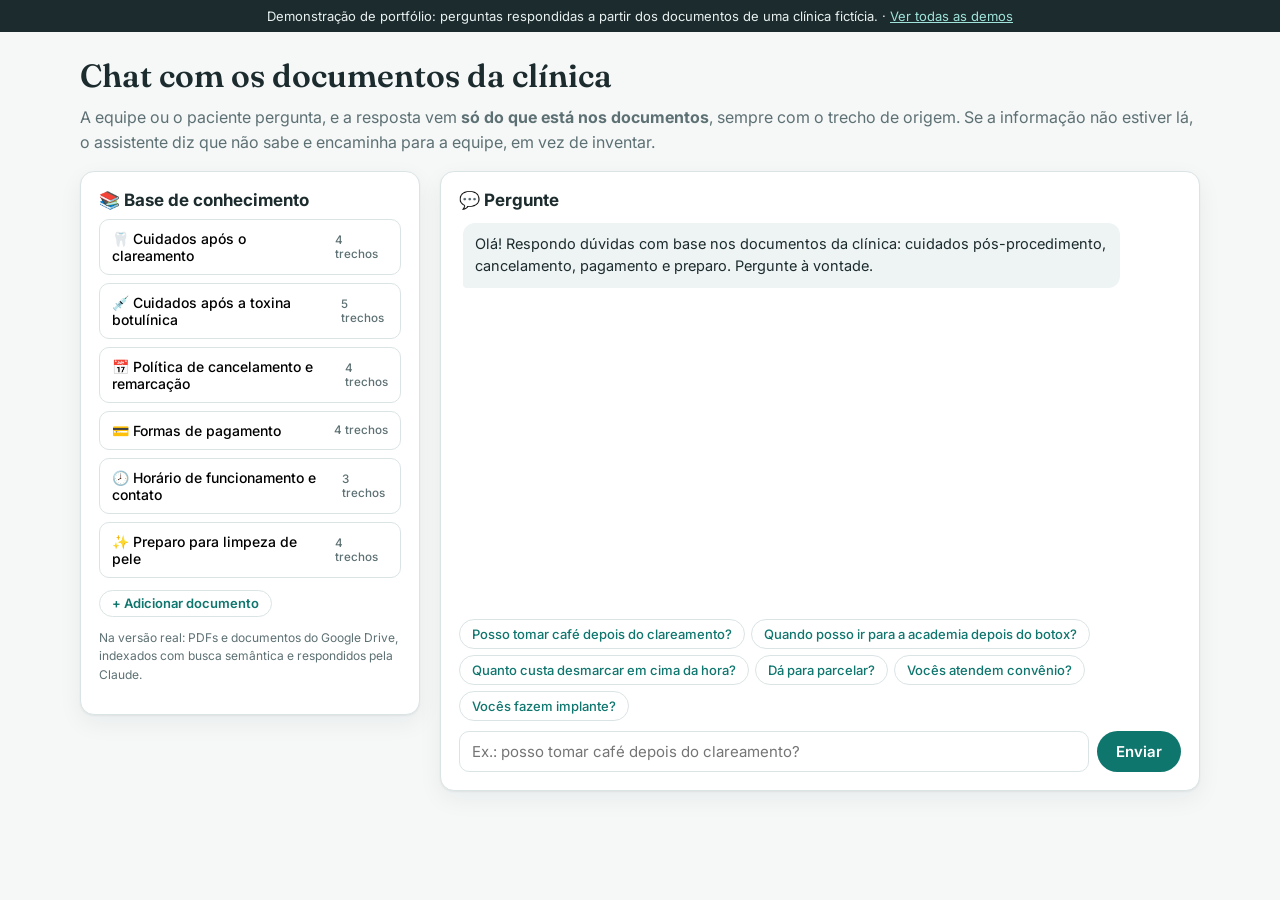
<file: documentos/index.html>
<!doctype html>
<html lang="pt-BR">
<head>
<meta charset="utf-8">
<meta name="viewport" content="width=device-width, initial-scale=1">
<title>Chat com os documentos da clínica (demo)</title>
<link rel="preconnect" href="https://fonts.googleapis.com">
<link href="https://fonts.googleapis.com/css2?family=Fraunces:opsz,wght@9..144,600&family=Inter:wght@400;500;600&display=swap" rel="stylesheet">
<link rel="stylesheet" href="../assets/style.css">
<style>
  h1 { font: 600 clamp(24px, 3vw, 32px) var(--font-display); margin-top: 24px; }
  .grid { display: grid; grid-template-columns: minmax(0, 340px) minmax(0, 1fr); gap: 20px; align-items: start; padding-bottom: 48px; }
  @media (max-width: 900px) { .grid { grid-template-columns: minmax(0, 1fr); } }
  .box { padding: 18px; }
  .box h2 { font-size: 17px; }
  .docs { list-style: none; margin: 0; padding: 0; display: grid; gap: 8px; }
  .docs button { width: 100%; text-align: left; border: 1px solid var(--border); background: var(--surface); border-radius: 10px; padding: 10px 12px; font: 500 14px var(--font); cursor: pointer; display: flex; gap: 8px; align-items: center; }
  .docs button:hover { background: var(--primary-50); }
  .docs small { color: var(--muted); margin-left: auto; }
  .chat { display: flex; flex-direction: column; height: 620px; }
  .msgs { flex: 1; overflow-y: auto; display: flex; flex-direction: column; gap: 10px; padding: 4px; }
  .m { padding: 10px 12px; border-radius: 12px; font-size: 14.5px; max-width: 92%; }
  .m.u { align-self: flex-end; background: var(--primary); color: #fff; border-bottom-right-radius: 4px; }
  .m.a { align-self: flex-start; background: var(--surface-2); border-bottom-left-radius: 4px; }
  .cita { margin-top: 8px; padding: 8px 10px; border-left: 3px solid var(--accent); background: #fff; border-radius: 6px; font-size: 13px; color: var(--muted); }
  .cita b { color: var(--text); }
  .m.a.nao { background: #fff7ed; }
  .sug { display: flex; flex-wrap: wrap; gap: 6px; margin: 10px 0; }
  .sug button { border: 1px solid var(--border); background: var(--surface); border-radius: 999px; padding: 6px 12px; font: 500 13px var(--font); cursor: pointer; color: var(--primary); }
  .chat form { display: flex; gap: 8px; }
  dialog { border: 0; border-radius: 18px; padding: 24px; width: min(640px, 100% - 32px); max-height: 85vh; }
  dialog::backdrop { background: rgba(10, 25, 25, .45); }
  .doc-text p { margin: 0 0 10px; }
  mark { background: #fde68a; }
</style>
</head>
<body>
<div class="demo-banner">Demonstração de portfólio: perguntas respondidas a partir dos documentos de uma clínica fictícia. · <a href="../index.html">Ver todas as demos</a></div>

<main class="container">
  <h1>Chat com os documentos da clínica</h1>
  <p class="muted" style="margin-top:-6px">A equipe ou o paciente pergunta, e a resposta vem <b>só do que está nos documentos</b>, sempre com o trecho de origem. Se a informação não estiver lá, o assistente diz que não sabe e encaminha para a equipe, em vez de inventar.</p>

  <div class="grid">
    <div class="card box">
      <h2>📚 Base de conhecimento</h2>
      <ul class="docs" id="docs"></ul>
      <button class="btn btn-ghost btn-sm" id="add" style="margin-top:12px">+ Adicionar documento</button>
      <p class="muted" style="font-size:12px">Na versão real: PDFs e documentos do Google Drive, indexados com busca semântica e respondidos pela Claude.</p>
    </div>
    <div class="card box chat">
      <h2>💬 Pergunte</h2>
      <div class="msgs" id="msgs" aria-live="polite"></div>
      <div class="sug" id="sug"></div>
      <form id="f"><label for="q" class="sr-only">Pergunta</label><input id="q" placeholder="Ex.: posso tomar café depois do clareamento?" autocomplete="off"><button class="btn btn-primary">Enviar</button></form>
    </div>
  </div>
</main>

<dialog id="dlg"></dialog>

<script>
  const $ = (s) => document.querySelector(s);
  const esc = (t) => String(t).replace(/[&<>"]/g, (c) => ({ '&': '&amp;', '<': '&lt;', '>': '&gt;', '"': '&quot;' }[c]));
  const norm = (t) => t.toLowerCase().normalize('NFD').replace(/[̀-ͯ]/g, '');
  const KEY = 'demoClinica.docs.v1';

  const BASE = [
    { titulo: 'Cuidados após o clareamento', ic: '🦷', paragrafos: [
      'Nas primeiras 48 horas após o clareamento, evite alimentos e bebidas com corante, como café, chá preto, vinho tinto, refrigerante de cola, açaí, beterraba e molho de tomate.',
      'É normal sentir sensibilidade nos dentes por até 3 dias. Use o creme dental para dentes sensíveis indicado pela dentista e evite bebidas muito geladas ou muito quentes.',
      'Não fume nas 48 horas seguintes ao procedimento, porque o cigarro mancha o esmalte com mais facilidade nesse período.',
      'O resultado dura em média de 1 a 3 anos, dependendo dos hábitos. Uma manutenção com gel clareador pode ser feita a cada 12 meses.',
    ] },
    { titulo: 'Cuidados após a toxina botulínica', ic: '💉', paragrafos: [
      'Nas 4 horas seguintes à aplicação, não deite e não abaixe a cabeça por muito tempo.',
      'Evite atividade física intensa, sauna e exposição forte ao sol nas primeiras 24 horas.',
      'Não massageie nem pressione a região tratada no dia da aplicação.',
      'O efeito começa a aparecer entre 3 e 5 dias, e o resultado final é avaliado em 15 dias, no retorno, que já está incluído no valor.',
      'Bebidas alcoólicas devem ser evitadas nas primeiras 24 horas.',
    ] },
    { titulo: 'Política de cancelamento e remarcação', ic: '📅', paragrafos: [
      'Remarcações e cancelamentos podem ser feitos sem custo até 24 horas antes do horário, pelo WhatsApp ou pelo telefone da recepção.',
      'Cancelamentos com menos de 24 horas de antecedência ou faltas sem aviso geram uma taxa de R$ 50, descontada no próximo atendimento.',
      'Atrasos de mais de 15 minutos podem exigir a remarcação, para não atrasar os próximos pacientes.',
      'Em caso de imprevisto de saúde com atestado, a taxa não é cobrada.',
    ] },
    { titulo: 'Formas de pagamento', ic: '💳', paragrafos: [
      'Aceitamos Pix, cartão de débito e cartão de crédito.',
      'Tratamentos estéticos podem ser parcelados em até 10 vezes sem juros no cartão de crédito, com parcela mínima de R$ 100.',
      'Pagamentos à vista no Pix têm 5% de desconto em tratamentos acima de R$ 1.000.',
      'A clínica não atende convênios, mas emite recibo e relatório para pedido de reembolso ao plano de saúde.',
    ] },
    { titulo: 'Horário de funcionamento e contato', ic: '🕗', paragrafos: [
      'O horário de funcionamento é de segunda a sexta, das 8h às 19h, e aos sábados, das 8h às 13h. Não abrimos aos domingos e feriados.',
      'O atendimento pelo WhatsApp é feito pela assistente virtual 24 horas por dia; a recepção responde no horário de funcionamento.',
      'A clínica fica na Av. Exemplo, 1000, sala 12, no Centro (endereço fictício), com estacionamento conveniado no prédio.',
    ] },
    { titulo: 'Preparo para limpeza de pele', ic: '✨', paragrafos: [
      'Venha sem maquiagem, se possível. Se não for possível, a limpeza começa com a remoção completa.',
      'Suspenda o uso de ácidos (como retinoico e glicólico) 5 dias antes do procedimento.',
      'Depois da limpeza, a pele pode ficar avermelhada por algumas horas. Use protetor solar e evite maquiagem por 24 horas.',
      'A recomendação é fazer uma limpeza de pele profunda a cada 30 a 45 dias.',
    ] },
  ];

  let docs;
  try { docs = JSON.parse(localStorage.getItem(KEY)); } catch (e) { docs = null; }
  if (!Array.isArray(docs)) docs = BASE;
  const salvar = () => { try { localStorage.setItem(KEY, JSON.stringify(docs)); } catch (e) {} };

  // Busca: na versão real, embeddings + Claude. Aqui, palavras em comum com
  // pesos e sinônimos, o bastante para mostrar a ideia de "responder com fonte".
  const STOP = new Set('a o as os de da do das dos e em no na nos nas um uma uns umas para por com sem que qual quais quanto quando como posso pode depois antes apos ja eu me meu minha voce se ser sao ha tem ter isso essa esse esta este ao aos sobre mais muito tempo dias dia horas'.split(' '));
  const SIN = { cafe: ['corante', 'cafe'], mancha: ['corante', 'mancha'], beber: ['bebidas', 'alcoolicas'], cerveja: ['alcoolicas', 'bebidas'], alcool: ['alcoolicas'], academia: ['atividade', 'fisica'], exercicio: ['atividade', 'fisica'], malhar: ['atividade', 'fisica'], parcela: ['parcelados', 'vezes'], parcelar: ['parcelados', 'vezes'], desconto: ['desconto', 'pix'], plano: ['convenios', 'reembolso'], convenio: ['convenios', 'reembolso'], desmarcar: ['cancelamento', 'remarcacoes', 'cancelamentos'], cancelar: ['cancelamentos', 'cancelamento'], remarcar: ['remarcacoes', 'remarcacao'], faltar: ['faltas', 'taxa'], atrasar: ['atrasos'], doi: ['sensibilidade'], dor: ['sensibilidade'], sensivel: ['sensibilidade'], botox: ['aplicacao', 'toxina'], efeito: ['efeito', 'resultado'], dura: ['dura', 'resultado'], maquiagem: ['maquiagem'], sol: ['sol', 'protetor'], fumar: ['fume', 'cigarro'], cigarro: ['fume', 'cigarro'], deitar: ['deite'], acido: ['acidos'], retorno: ['retorno'], custa: ['taxa'], cobra: ['taxa'], cima: ['antecedencia'], ultima: ['antecedencia'] };
  const tokens = (t) => norm(t).replace(/[^a-z0-9 ]/g, ' ').split(/\s+/).filter((w) => w.length > 2 && !STOP.has(w));
  const raiz = (w) => w.slice(0, 5);

  function buscar(q) {
    const qt = tokens(q).flatMap((w) => [w, ...(SIN[w] || [])]);
    const qr = new Set(qt.map(raiz));
    const trechos = docs.flatMap((d) => d.paragrafos.map((p) => new Set(tokens(p).map(raiz))));
    // Palavra rara (em até 2 trechos) vale mais que palavra comum.
    const peso = (r) => (trechos.filter((t) => t.has(r)).length <= 2 ? 1.5 : 1);
    let melhor = null;
    docs.forEach((d, di) => d.paragrafos.forEach((p, pi) => {
      const pr = new Set(tokens(p).map(raiz));
      const tr = new Set(tokens(d.titulo).map(raiz));
      let s = 0;
      qr.forEach((r) => { if (pr.has(r)) s += peso(r); if (tr.has(r)) s += 0.6; });
      if (!melhor || s > melhor.s) melhor = { s, di, pi };
    }));
    return melhor && melhor.s >= 1.5 ? melhor : null;
  }

  function responder(q) {
    const r = buscar(q);
    const m = document.createElement('div');
    if (!r) {
      m.className = 'm a nao';
      m.innerHTML = 'Não encontrei essa informação nos documentos da clínica, então prefiro não arriscar uma resposta. 🙏<br>Encaminhei sua pergunta para a equipe, que responde em breve.';
    } else {
      const d = docs[r.di];
      m.className = 'm a';
      m.innerHTML = `${esc(d.paragrafos[r.pi])}<div class="cita">Fonte: <b>${esc(d.titulo)}</b>, trecho ${r.pi + 1} · <a href="#" data-ver="${r.di}" data-p="${r.pi}">ver documento</a></div>`;
    }
    $('#msgs').appendChild(m); $('#msgs').scrollTop = $('#msgs').scrollHeight;
  }

  function perguntar(q) {
    const u = document.createElement('div'); u.className = 'm u'; u.textContent = q;
    $('#msgs').appendChild(u);
    setTimeout(() => responder(q), 450);
  }

  function verDoc(di, pi) {
    const d = docs[di], dlg = $('#dlg');
    dlg.innerHTML = `<h2 style="margin-top:0">${d.ic || '📄'} ${esc(d.titulo)}</h2><div class="doc-text">${d.paragrafos.map((p, i) => `<p>${i === pi ? `<mark>${esc(p)}</mark>` : esc(p)}</p>`).join('')}</div>
      <div style="display:flex;justify-content:flex-end"><button class="btn btn-primary" onclick="this.closest('dialog').close()">Fechar</button></div>`;
    dlg.showModal();
  }

  function renderDocs() {
    $('#docs').innerHTML = docs.map((d, i) => `<li><button data-ver="${i}">${d.ic || '📄'} ${esc(d.titulo)}<small>${d.paragrafos.length} trechos</small></button></li>`).join('');
  }

  $('#add').onclick = () => {
    const dlg = $('#dlg');
    dlg.innerHTML = `<h2 style="margin-top:0">Adicionar documento</h2>
      <form id="fa" style="display:grid;gap:12px"><div><label for="at">Título</label><input id="at" required placeholder="Ex.: Cuidados após a extração"></div>
      <div><label for="ax">Texto (um parágrafo por linha)</label><textarea id="ax" rows="8" required></textarea></div>
      <div style="display:flex;gap:8px;justify-content:flex-end"><button type="button" class="btn btn-ghost" onclick="this.closest('dialog').close()">Cancelar</button><button class="btn btn-primary">Adicionar</button></div></form>`;
    $('#fa').onsubmit = (e) => {
      e.preventDefault();
      const par = $('#ax').value.split('\n').map((x) => x.trim()).filter(Boolean);
      if (!par.length) return;
      docs.push({ titulo: $('#at').value.trim(), ic: '📄', paragrafos: par }); salvar(); renderDocs(); dlg.close();
    };
    dlg.showModal();
  };

  document.addEventListener('click', (e) => {
    const v = e.target.closest('[data-ver]'); if (!v) return;
    e.preventDefault(); verDoc(Number(v.dataset.ver), v.dataset.p != null ? Number(v.dataset.p) : -1);
  });

  const SUG = ['Posso tomar café depois do clareamento?', 'Quando posso ir para a academia depois do botox?', 'Quanto custa desmarcar em cima da hora?', 'Dá para parcelar?', 'Vocês atendem convênio?', 'Vocês fazem implante?'];
  $('#sug').innerHTML = SUG.map((s) => `<button type="button">${s}</button>`).join('');
  $('#sug').onclick = (e) => { if (e.target.tagName === 'BUTTON') perguntar(e.target.textContent); };
  $('#f').onsubmit = (e) => { e.preventDefault(); const q = $('#q').value.trim(); if (q) { $('#q').value = ''; perguntar(q); } };

  renderDocs();
  const m = document.createElement('div'); m.className = 'm a';
  m.textContent = 'Olá! Respondo dúvidas com base nos documentos da clínica: cuidados pós-procedimento, cancelamento, pagamento e preparo. Pergunte à vontade.';
  $('#msgs').appendChild(m);
</script>
</body>
</html>
</file>
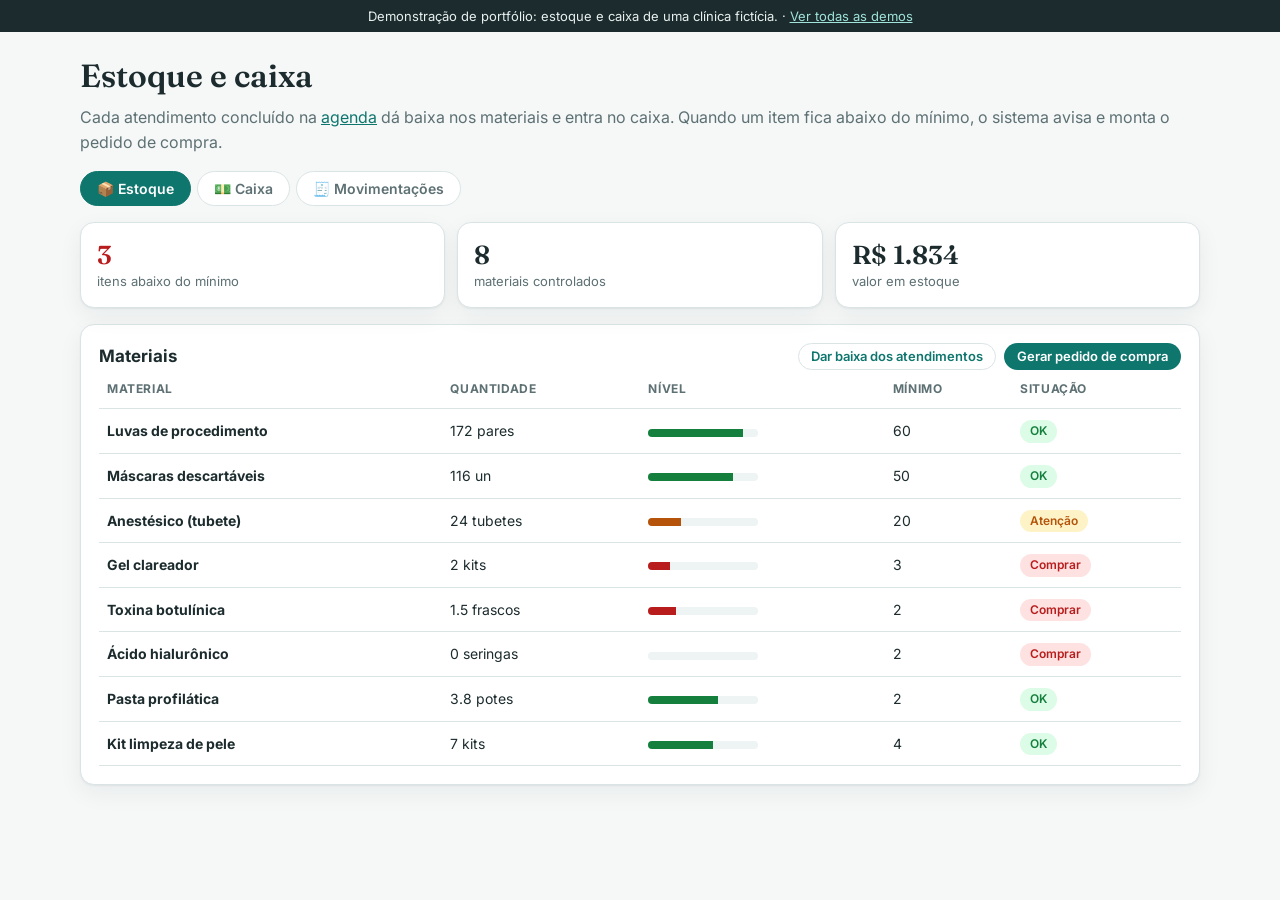
<file: estoque/index.html>
<!doctype html>
<html lang="pt-BR">
<head>
<meta charset="utf-8">
<meta name="viewport" content="width=device-width, initial-scale=1">
<title>Estoque e caixa da clínica (demo)</title>
<link rel="preconnect" href="https://fonts.googleapis.com">
<link href="https://fonts.googleapis.com/css2?family=Fraunces:opsz,wght@9..144,600&family=Inter:wght@400;500;600&display=swap" rel="stylesheet">
<link rel="stylesheet" href="../assets/style.css">
<style>
  h1 { font: 600 clamp(24px, 3vw, 32px) var(--font-display); margin-top: 24px; }
  .tabs { display: flex; gap: 6px; margin: 16px 0; flex-wrap: wrap; }
  .tabs button { border: 1px solid var(--border); background: var(--surface); border-radius: 999px; padding: 8px 16px; font: 600 14px var(--font); cursor: pointer; color: var(--muted); }
  .tabs button[aria-selected="true"] { background: var(--primary); border-color: var(--primary); color: #fff; }
  .kpis { display: grid; grid-template-columns: repeat(auto-fit, minmax(min(170px, 100%), 1fr)); gap: 12px; margin-bottom: 16px; }
  .kpi { padding: 16px; } .kpi .v { font: 600 26px var(--font-display); } .kpi .l { color: var(--muted); font-size: 13px; }
  .kpi.alerta .v { color: var(--danger); }
  .box { padding: 18px; margin-bottom: 16px; }
  .box h2 { font-size: 17px; }
  .table-wrap { overflow-x: auto; }
  table { width: 100%; border-collapse: collapse; font-size: 14px; }
  th, td { text-align: left; padding: 10px 8px; border-bottom: 1px solid var(--border); white-space: nowrap; }
  th { color: var(--muted); font-size: 12px; text-transform: uppercase; letter-spacing: .05em; }
  .nivel { width: 110px; height: 8px; background: var(--surface-2); border-radius: 4px; overflow: hidden; display: inline-block; vertical-align: middle; }
  .nivel i { display: block; height: 100%; background: var(--ok); }
  .nivel i.baixo { background: var(--danger); } .nivel i.medio { background: var(--warn); }
  .row-acts { display: flex; gap: 8px; flex-wrap: wrap; }
  .chart { display: flex; align-items: flex-end; gap: 6px; height: 180px; padding-top: 10px; }
  .chart .c { flex: 1; display: flex; flex-direction: column; align-items: center; gap: 4px; font-size: 11px; color: var(--muted); min-width: 0; }
  .chart .b { width: 100%; display: flex; flex-direction: column; justify-content: flex-end; height: 140px; gap: 2px; }
  .chart .in { background: var(--primary); border-radius: 4px 4px 0 0; }
  .chart .out { background: #e8a87c; border-radius: 0 0 4px 4px; }
  .legend { display: flex; gap: 16px; font-size: 13px; color: var(--muted); }
  .legend i { display: inline-block; width: 10px; height: 10px; border-radius: 3px; margin-right: 6px; }
  .pos { color: var(--ok); } .neg { color: var(--danger); }
  dialog { border: 0; border-radius: 18px; padding: 24px; width: min(560px, 100% - 32px); }
  dialog::backdrop { background: rgba(10, 25, 25, .45); }
</style>
</head>
<body>
<div class="demo-banner">Demonstração de portfólio: estoque e caixa de uma clínica fictícia. · <a href="../index.html">Ver todas as demos</a></div>

<main class="container" style="padding-bottom:48px">
  <h1>Estoque e caixa</h1>
  <p class="muted" style="margin-top:-6px">Cada atendimento concluído na <a href="../gestao/index.html">agenda</a> dá baixa nos materiais e entra no caixa. Quando um item fica abaixo do mínimo, o sistema avisa e monta o pedido de compra.</p>
  <div class="tabs" role="tablist">
    <button role="tab" data-tab="estoque" aria-selected="true">📦 Estoque</button>
    <button role="tab" data-tab="caixa" aria-selected="false">💵 Caixa</button>
    <button role="tab" data-tab="movs" aria-selected="false">🧾 Movimentações</button>
  </div>
  <div id="view"></div>
</main>

<dialog id="dlg"></dialog>

<script src="../assets/store.js"></script>
<script>
  const S = DemoStore, U = S.util;
  const $ = (s) => document.querySelector(s);
  const esc = (t) => String(t).replace(/[&<>"]/g, (c) => ({ '&': '&amp;', '<': '&lt;', '>': '&gt;', '"': '&quot;' }[c]));
  const KEY = 'demoClinica.estoque.v1';
  let aba = 'estoque';

  const ITENS = [
    { id: 'luva', nome: 'Luvas de procedimento', un: 'pares', min: 60, ideal: 200, custo: 0.9 },
    { id: 'mascara', nome: 'Máscaras descartáveis', un: 'un', min: 50, ideal: 150, custo: 0.5 },
    { id: 'anest', nome: 'Anestésico (tubete)', un: 'tubetes', min: 20, ideal: 80, custo: 3.2 },
    { id: 'gel', nome: 'Gel clareador', un: 'kits', min: 3, ideal: 10, custo: 120 },
    { id: 'toxina', nome: 'Toxina botulínica', un: 'frascos', min: 2, ideal: 6, custo: 650 },
    { id: 'acido', nome: 'Ácido hialurônico', un: 'seringas', min: 2, ideal: 6, custo: 480 },
    { id: 'pasta', nome: 'Pasta profilática', un: 'potes', min: 2, ideal: 6, custo: 35 },
    { id: 'skin', nome: 'Kit limpeza de pele', un: 'kits', min: 4, ideal: 12, custo: 28 },
  ];
  // Quanto cada serviço consome de cada material.
  const CONSUMO = {
    avaliacao: { luva: 1, mascara: 1 },
    limpeza: { luva: 2, mascara: 1, pasta: 0.1 },
    clareamento: { luva: 2, mascara: 1, gel: 1 },
    lentes: { luva: 3, mascara: 2, anest: 2 },
    botox: { luva: 1, mascara: 1, toxina: 0.5 },
    preenchimento: { luva: 1, mascara: 1, acido: 1, anest: 1 },
    pele: { luva: 1, mascara: 1, skin: 1 },
  };
  // [descrição, valor, dias atrás] — relativo a hoje para sempre caber no período.
  const DESPESAS_FIXAS = [['Aluguel', 4500, 12], ['Internet e sistemas', 380, 9], ['Folha de pagamento', 9800, 5], ['Energia', 620, 2]];

  function seed() {
    // Valores antes da baixa dos atendimentos dos últimos 14 dias.
    const qtd = { luva: 230, mascara: 160, anest: 40, gel: 9, toxina: 6, acido: 6, pasta: 4, skin: 12 };
    return { qtd, baixados: [], movs: [{ quando: U.hoje(), tipo: 'ajuste', texto: 'Inventário inicial (dados de exemplo)' }], compras: [] };
  }
  let E;
  try { E = JSON.parse(localStorage.getItem(KEY)); } catch (e) { E = null; }
  if (!E || !E.qtd) E = seed();
  const salvar = () => { try { localStorage.setItem(KEY, JSON.stringify(E)); } catch (e) {} };

  // Dá baixa dos atendimentos concluídos que ainda não foram contabilizados.
  function baixarConcluidos() {
    const novos = S.load().agendamentos.filter((a) => a.status === 'concluido' && !E.baixados.includes(a.id));
    novos.forEach((a) => {
      Object.entries(CONSUMO[a.servicoId] || {}).forEach(([id, q]) => { E.qtd[id] = Math.max(0, +(E.qtd[id] - q).toFixed(1)); });
      E.baixados.push(a.id);
    });
    if (novos.length) E.movs.unshift({ quando: U.hoje(), tipo: 'baixa', texto: `Baixa automática de ${novos.length} atendimento(s) concluído(s)` });
    salvar();
    return novos.length;
  }

  const situacao = (it) => { const q = E.qtd[it.id]; return q <= it.min ? 'baixo' : q <= it.min * 1.5 ? 'medio' : 'ok'; };

  function viewEstoque() {
    const baixos = ITENS.filter((it) => situacao(it) === 'baixo');
    const valor = ITENS.reduce((t, it) => t + E.qtd[it.id] * it.custo, 0);
    return `
      <div class="kpis">
        <div class="card kpi ${baixos.length ? 'alerta' : ''}"><div class="v">${baixos.length}</div><div class="l">itens abaixo do mínimo</div></div>
        <div class="card kpi"><div class="v">${ITENS.length}</div><div class="l">materiais controlados</div></div>
        <div class="card kpi"><div class="v">${U.brl(valor)}</div><div class="l">valor em estoque</div></div>
      </div>
      <div class="card box">
        <div class="row-acts" style="justify-content:space-between;align-items:center"><h2 style="margin:0">Materiais</h2>
          <div class="row-acts"><button class="btn btn-ghost btn-sm" id="baixar">Dar baixa dos atendimentos</button><button class="btn btn-primary btn-sm" id="pedido">Gerar pedido de compra</button></div></div>
        <div class="table-wrap"><table>
          <thead><tr><th>Material</th><th>Quantidade</th><th>Nível</th><th>Mínimo</th><th>Situação</th></tr></thead>
          <tbody>${ITENS.map((it) => { const s = situacao(it), q = E.qtd[it.id]; return `<tr>
            <td><b>${it.nome}</b></td><td>${q} ${it.un}</td>
            <td><span class="nivel"><i class="${s === 'baixo' ? 'baixo' : s === 'medio' ? 'medio' : ''}" style="width:${Math.min(100, q / it.ideal * 100)}%"></i></span></td>
            <td>${it.min}</td><td>${s === 'baixo' ? '<span class="badge faltou">Comprar</span>' : s === 'medio' ? '<span class="badge pendente">Atenção</span>' : '<span class="badge confirmado">OK</span>'}</td></tr>`; }).join('')}</tbody>
        </table></div>
      </div>`;
  }

  function caixa() {
    const d = S.load(), hj = U.hoje();
    const dias = [];
    for (let i = 13; i >= 0; i--) dias.push(U.iso(U.addDays(new Date(), -i)));
    const ent = Object.fromEntries(dias.map((x) => [x, 0])), sai = Object.fromEntries(dias.map((x) => [x, 0]));
    d.agendamentos.filter((a) => a.status === 'concluido' && ent[a.data] != null).forEach((a) => (ent[a.data] += S.servico(a.servicoId).preco || 0));
    const lanc = [];
    DESPESAS_FIXAS.forEach(([nome, v, atras]) => { const x = U.iso(U.addDays(new Date(), -atras)); sai[x] += v; lanc.push({ data: x, nome, v }); });
    E.compras.forEach((c) => { if (sai[c.data] != null) { sai[c.data] += c.total; lanc.push({ data: c.data, nome: 'Compra de materiais', v: c.total }); } });
    return { dias, ent, sai, lanc };
  }

  function viewCaixa() {
    const { dias, ent, sai, lanc } = caixa();
    const tE = dias.reduce((t, x) => t + ent[x], 0), tS = dias.reduce((t, x) => t + sai[x], 0);
    const max = Math.max(1, ...dias.map((x) => Math.max(ent[x], sai[x])));
    return `
      <div class="kpis">
        <div class="card kpi"><div class="v pos">${U.brl(tE)}</div><div class="l">entradas (14 dias)</div></div>
        <div class="card kpi"><div class="v neg">${U.brl(tS)}</div><div class="l">saídas (14 dias)</div></div>
        <div class="card kpi"><div class="v ${tE - tS >= 0 ? 'pos' : 'neg'}">${U.brl(tE - tS)}</div><div class="l">saldo do período</div></div>
      </div>
      <div class="card box"><h2>Entradas × saídas por dia</h2>
        <div class="legend"><span><i style="background:var(--primary)"></i>Entradas (atendimentos)</span><span><i style="background:#e8a87c"></i>Saídas</span></div>
        <div class="chart">${dias.map((x) => `<div class="c" title="${U.fmtCurta(x)}: +${U.brl(ent[x])} / -${U.brl(sai[x])}"><div class="b">
          <div class="in" style="height:${ent[x] / max * 70}px"></div><div class="out" style="height:${Math.min(70, sai[x] / max * 70)}px"></div></div>${U.fmtCurta(x).slice(0, 2)}</div>`).join('')}</div>
        <p class="muted" style="font-size:12px">Saídas grandes (aluguel e folha) aparecem cortadas no gráfico para não esconder o dia a dia.</p>
      </div>
      <div class="card box"><h2>Saídas do período</h2><div class="table-wrap"><table><thead><tr><th>Data</th><th>Descrição</th><th>Valor</th></tr></thead>
        <tbody>${lanc.sort((a, b) => b.data.localeCompare(a.data)).map((l) => `<tr><td>${U.fmtCurta(l.data)}</td><td>${esc(l.nome)}</td><td class="neg">${U.brl(l.v)}</td></tr>`).join('') || '<tr><td colspan="3" class="muted">Sem saídas.</td></tr>'}</tbody></table></div></div>`;
  }

  function viewMovs() {
    return `<div class="card box"><h2>Movimentações de estoque</h2><div class="table-wrap"><table><thead><tr><th>Data</th><th>Tipo</th><th>Descrição</th></tr></thead>
      <tbody>${E.movs.map((m) => `<tr><td>${U.fmtCurta(m.quando)}</td><td>${{ baixa: 'Baixa', compra: 'Compra', ajuste: 'Ajuste' }[m.tipo]}</td><td>${esc(m.texto)}</td></tr>`).join('')}</tbody></table></div>
      <button class="btn btn-ghost btn-sm" id="reset" style="margin-top:12px">Restaurar estoque de exemplo</button></div>`;
  }

  function pedido() {
    const itens = ITENS.filter((it) => E.qtd[it.id] <= it.min * 1.5).map((it) => ({ it, q: Math.ceil(it.ideal - E.qtd[it.id]) }));
    const dlg = $('#dlg');
    if (!itens.length) { dlg.innerHTML = '<h2 style="margin-top:0">Nada para comprar</h2><p>Todos os itens estão acima do nível de atenção.</p><button class="btn btn-primary" onclick="dlg.close()">Ok</button>'; return dlg.showModal(); }
    const total = itens.reduce((t, x) => t + x.q * x.it.custo, 0);
    const texto = `Olá! Pedido de materiais da ${S.CLINICA.nome}:\n` + itens.map((x) => `- ${x.it.nome}: ${x.q} ${x.it.un}`).join('\n') + '\nPodem confirmar prazo e valor? Obrigada!';
    dlg.innerHTML = `<h2 style="margin-top:0">Pedido de compra</h2>
      <div class="table-wrap"><table><thead><tr><th>Material</th><th>Comprar</th><th>Estimado</th></tr></thead><tbody>
      ${itens.map((x) => `<tr><td>${x.it.nome}</td><td>${x.q} ${x.it.un}</td><td>${U.brl(x.q * x.it.custo)}</td></tr>`).join('')}</tbody></table></div>
      <p><b>Total estimado: ${U.brl(total)}</b></p>
      <label for="ptxt">Mensagem para o fornecedor</label><textarea id="ptxt" rows="6">${esc(texto)}</textarea>
      <p class="muted" style="font-size:13px">Na versão real, o pedido pode sair por e-mail ou WhatsApp para o fornecedor, e a compra entra no caixa ao ser recebida.</p>
      <div class="row-acts" style="justify-content:flex-end"><button class="btn btn-ghost" onclick="dlg.close()">Fechar</button><button class="btn btn-primary" id="receber">Marcar como recebido</button></div>`;
    $('#receber').onclick = () => {
      itens.forEach((x) => (E.qtd[x.it.id] = +(E.qtd[x.it.id] + x.q).toFixed(1)));
      E.compras.push({ data: U.hoje(), total });
      E.movs.unshift({ quando: U.hoje(), tipo: 'compra', texto: `Compra recebida: ${itens.length} item(ns), ${U.brl(total)}` });
      salvar(); dlg.close(); render();
    };
    dlg.showModal();
  }

  function render() {
    $('#view').innerHTML = { estoque: viewEstoque, caixa: viewCaixa, movs: viewMovs }[aba]();
    document.querySelectorAll('[role=tab]').forEach((b) => b.setAttribute('aria-selected', String(b.dataset.tab === aba)));
  }

  const dlg = $('#dlg');
  document.addEventListener('click', (e) => {
    const t = e.target.closest('button'); if (!t) return;
    if (t.dataset.tab) { aba = t.dataset.tab; render(); }
    else if (t.id === 'baixar') { const n = baixarConcluidos(); render(); if (!n) alert('Não há atendimentos novos para dar baixa.'); }
    else if (t.id === 'pedido') pedido();
    else if (t.id === 'reset') { E = seed(); salvar(); render(); }
  });
  document.addEventListener('demo:changed', render);
  baixarConcluidos();
  render();
</script>
</body>
</html>
</file>
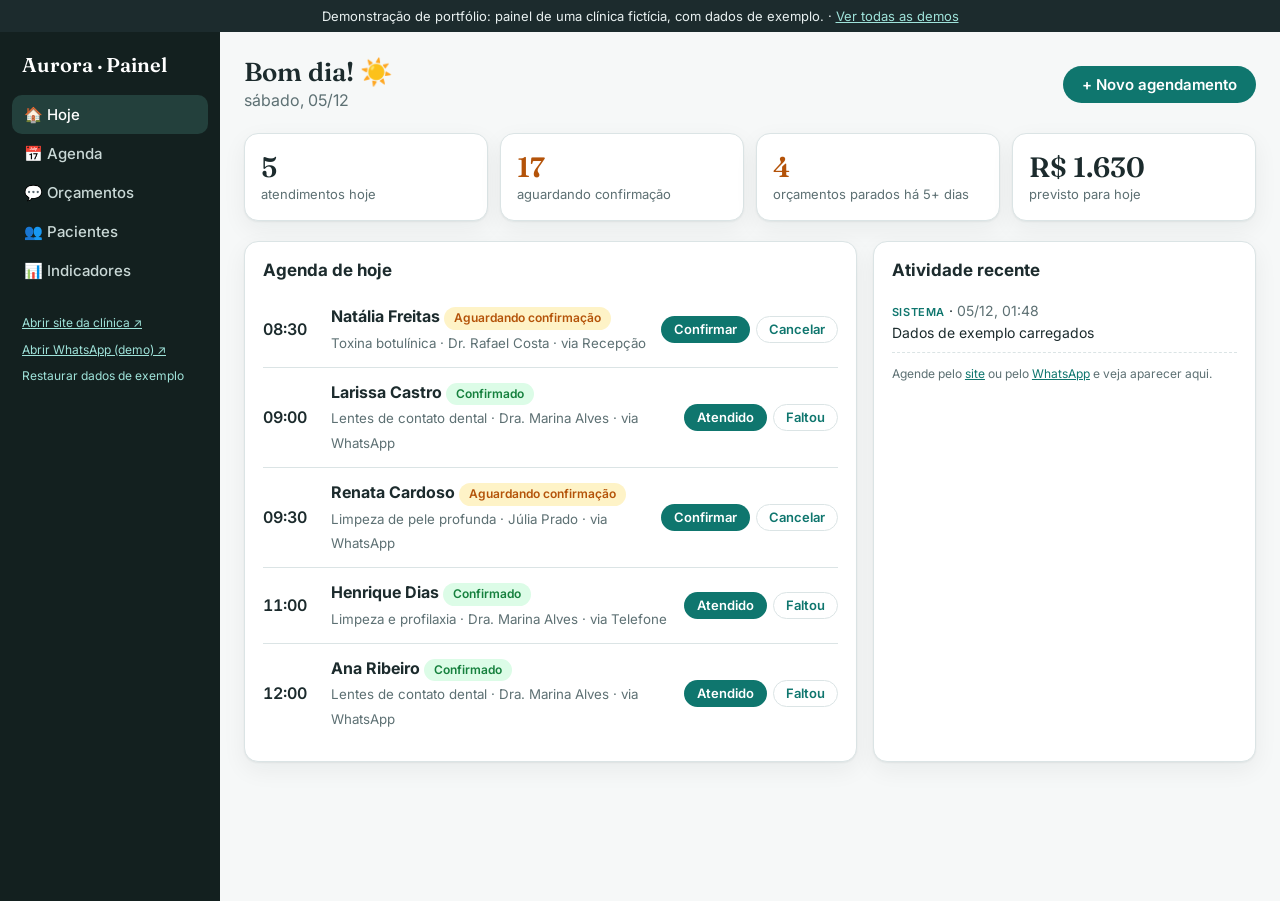
<file: gestao/index.html>
<!doctype html>
<html lang="pt-BR">
<head>
<meta charset="utf-8">
<meta name="viewport" content="width=device-width, initial-scale=1">
<title>Painel da Clínica (demo)</title>
<link rel="preconnect" href="https://fonts.googleapis.com">
<link href="https://fonts.googleapis.com/css2?family=Fraunces:opsz,wght@9..144,600&family=Inter:wght@400;500;600&display=swap" rel="stylesheet">
<link rel="stylesheet" href="../assets/style.css">
<style>
  .app { display: grid; grid-template-columns: 220px 1fr; min-height: calc(100vh - 31px); }
  aside { background: #13201f; color: #c9d8d6; padding: 20px 12px; }
  aside .logo { font: 600 20px var(--font-display); color: #fff; padding: 0 10px 18px; }
  aside nav button { display: flex; width: 100%; gap: 10px; align-items: center; background: none; border: 0; color: inherit; font: 500 15px var(--font); padding: 10px 12px; border-radius: 10px; cursor: pointer; text-align: left; }
  aside nav button[aria-current="true"] { background: #23403c; color: #fff; }
  aside .foot { margin-top: 24px; padding: 0 10px; font-size: 12px; display: grid; gap: 8px; }
  aside .foot a, aside .foot button { color: #9fe3da; background: none; border: 0; padding: 0; font: inherit; cursor: pointer; text-align: left; }
  main { padding: 24px; min-width: 0; }
  main h1 { font: 600 26px var(--font-display); margin: 0; }
  .head { display: flex; justify-content: space-between; align-items: center; gap: 12px; flex-wrap: wrap; margin-bottom: 20px; }
  @media (max-width: 820px) {
    .app { grid-template-columns: minmax(0, 1fr); }
    aside { min-width: 0; }
    aside { padding: 10px; }
    aside .logo, aside .foot { display: none; }
    aside nav { display: flex; overflow-x: auto; gap: 4px; }
    aside nav button { width: auto; white-space: nowrap; }
    main { padding: 16px; }
  }

  .kpis { display: grid; grid-template-columns: repeat(auto-fit, minmax(170px, 1fr)); gap: 12px; margin-bottom: 20px; }
  .kpi { padding: 16px; }
  .kpi .v { font: 600 28px var(--font-display); }
  .kpi .l { color: var(--muted); font-size: 13px; }
  .kpi.alerta .v { color: var(--warn); }

  .cols { display: grid; grid-template-columns: minmax(0, 1.6fr) minmax(0, 1fr); gap: 16px; }
  .cols.auto { grid-template-columns: repeat(auto-fit, minmax(min(300px, 100%), 1fr)); }
  @media (max-width: 1080px) { .cols { grid-template-columns: minmax(0, 1fr); } }
  .ag > div { min-width: 0; }
  .kpis { grid-template-columns: repeat(auto-fit, minmax(min(150px, 100%), 1fr)); }
  .bar { grid-template-columns: minmax(90px, 140px) minmax(0, 1fr) 32px; }
  .box { padding: 18px; }
  .box h2 { font-size: 17px; margin-bottom: 12px; }

  .ag { display: grid; grid-template-columns: 56px 1fr auto; gap: 12px; align-items: center; padding: 12px 0; border-bottom: 1px solid var(--border); }
  .ag:last-child { border: 0; }
  .ag .h { font-weight: 600; font-variant-numeric: tabular-nums; }
  .ag .acts { display: flex; gap: 6px; flex-wrap: wrap; justify-content: flex-end; }
  .ag small { color: var(--muted); }
  @media (max-width: 560px) { .ag { grid-template-columns: 48px 1fr; } .ag .acts { grid-column: 1 / -1; justify-content: flex-start; } }

  .feed { list-style: none; padding: 0; margin: 0; font-size: 14px; max-height: 460px; overflow-y: auto; }
  .feed li { padding: 8px 0; border-bottom: 1px dashed var(--border); }
  .feed .o { font-size: 11px; font-weight: 600; text-transform: uppercase; letter-spacing: .05em; color: var(--primary); }

  .daynav { display: flex; gap: 8px; align-items: center; }
  table { width: 100%; border-collapse: collapse; font-size: 14px; }
  th, td { text-align: left; padding: 10px 8px; border-bottom: 1px solid var(--border); }
  th { color: var(--muted); font-weight: 600; font-size: 12px; text-transform: uppercase; letter-spacing: .05em; }
  .table-wrap { overflow-x: auto; }

  .kanban { display: grid; grid-template-columns: repeat(4, minmax(220px, 1fr)); gap: 12px; overflow-x: auto; }
  .col { background: var(--surface-2); border-radius: var(--radius); padding: 12px; min-height: 200px; }
  .col h3 { font-size: 14px; display: flex; justify-content: space-between; }
  .oc { padding: 12px; margin-top: 10px; font-size: 14px; }
  .oc .val { font-weight: 600; }
  .oc .parado { color: var(--warn); font-size: 12px; font-weight: 600; }
  .oc .acts { display: flex; gap: 6px; flex-wrap: wrap; margin-top: 8px; }

  .bars { display: grid; gap: 10px; }
  .bar { display: grid; grid-template-columns: 140px 1fr 40px; gap: 10px; align-items: center; font-size: 14px; }
  .bar .t { height: 12px; border-radius: 6px; background: var(--surface-2); overflow: hidden; }
  .bar .t i { display: block; height: 100%; background: var(--primary); border-radius: 6px; }

  dialog { border: 0; border-radius: 18px; padding: 24px; width: min(520px, 100% - 32px); box-shadow: 0 20px 60px rgba(0,0,0,.25); }
  dialog::backdrop { background: rgba(10, 25, 25, .45); }
  .form-grid { display: grid; gap: 12px; }
</style>
</head>
<body>
<div class="demo-banner">Demonstração de portfólio: painel de uma clínica fictícia, com dados de exemplo. · <a href="../index.html">Ver todas as demos</a></div>

<div class="app">
  <aside>
    <div class="logo">Aurora · Painel</div>
    <nav id="nav">
      <button data-tab="hoje" aria-current="true">🏠 Hoje</button>
      <button data-tab="agenda">📅 Agenda</button>
      <button data-tab="orcamentos">💬 Orçamentos</button>
      <button data-tab="pacientes">👥 Pacientes</button>
      <button data-tab="indicadores">📊 Indicadores</button>
    </nav>
    <div class="foot">
      <a href="../site/index.html">Abrir site da clínica ↗</a>
      <a href="../chatbot/index.html">Abrir WhatsApp (demo) ↗</a>
      <button id="reset">Restaurar dados de exemplo</button>
    </div>
  </aside>
  <main id="main"></main>
</div>

<dialog id="dlg"></dialog>

<script src="../assets/store.js"></script>
<script>
  const S = DemoStore, U = S.util;
  const $ = (s) => document.querySelector(s);
  const esc = (t) => String(t).replace(/[&<>"]/g, (c) => ({ '&': '&amp;', '<': '&lt;', '>': '&gt;', '"': '&quot;' }[c]));
  let aba = 'hoje';
  let diaAgenda = U.hoje();
  let busca = '';

  const saudacao = () => { const h = new Date().getHours(); return h < 12 ? 'Bom dia! ☀️' : h < 18 ? 'Boa tarde! 🌤️' : 'Boa noite! 🌙'; };
  const badge = (st) => `<span class="badge ${st}">${S.STATUS[st]}</span>`;
  const valorAg = (a) => S.servico(a.servicoId).preco || 0;

  function acoesAg(a) {
    const b = (st, txt, cls = 'btn-ghost') => `<button class="btn ${cls} btn-sm" data-ag="${a.id}" data-st="${st}">${txt}</button>`;
    if (a.status === 'pendente') return b('confirmado', 'Confirmar', 'btn-primary') + b('cancelado', 'Cancelar');
    if (a.status === 'confirmado') return b('concluido', 'Atendido', 'btn-primary') + b('faltou', 'Faltou');
    return '';
  }

  function linhaAg(a) {
    const p = S.paciente(a.pacienteId), s = S.servico(a.servicoId);
    return `<div class="ag">
      <span class="h">${a.hora}</span>
      <div><b>${esc(p.nome)}</b> ${badge(a.status)}<br><small>${s.nome} · ${S.profissional(a.proId).nome} · via ${S.ORIGENS[a.origem]}</small></div>
      <div class="acts">${acoesAg(a)}</div>
    </div>`;
  }

  const doDia = (d) => S.load().agendamentos.filter((a) => a.data === d && a.status !== 'cancelado').sort((a, b) => a.hora.localeCompare(b.hora));

  function viewHoje() {
    const d = S.load(), hj = U.hoje();
    const lista = doDia(hj);
    const pend = d.agendamentos.filter((a) => a.status === 'pendente' && a.data >= hj).length;
    const parados = d.orcamentos.filter((o) => ['enviado', 'negociacao'].includes(o.etapa) && U.diasEntre(o.ultimoContato, hj) >= 5);
    const previsto = lista.reduce((t, a) => t + valorAg(a), 0);
    return `
      <div class="head"><div><h1>${saudacao()}</h1><span class="muted">${U.fmtData(hj)}</span></div>
        <button class="btn btn-primary" id="novo">+ Novo agendamento</button></div>
      <div class="kpis">
        <div class="card kpi"><div class="v">${lista.length}</div><div class="l">atendimentos hoje</div></div>
        <div class="card kpi ${pend ? 'alerta' : ''}"><div class="v">${pend}</div><div class="l">aguardando confirmação</div></div>
        <div class="card kpi ${parados.length ? 'alerta' : ''}"><div class="v">${parados.length}</div><div class="l">orçamentos parados há 5+ dias</div></div>
        <div class="card kpi"><div class="v">${U.brl(previsto)}</div><div class="l">previsto para hoje</div></div>
      </div>
      <div class="cols">
        <div class="card box"><h2>Agenda de hoje</h2>${lista.map(linhaAg).join('') || '<p class="muted">Nenhum atendimento hoje.</p>'}</div>
        <div class="card box"><h2>Atividade recente</h2><ul class="feed">${d.atividade.slice(0, 15).map((x) =>
          `<li><span class="o">${esc(S.ORIGENS[x.origem] || x.origem)}</span> · <span class="muted">${new Date(x.quando).toLocaleString('pt-BR', { day: '2-digit', month: '2-digit', hour: '2-digit', minute: '2-digit' })}</span><br>${esc(x.texto)}</li>`).join('')}</ul>
          <p class="muted" style="font-size:12px">Agende pelo <a href="../site/index.html">site</a> ou pelo <a href="../chatbot/index.html">WhatsApp</a> e veja aparecer aqui.</p></div>
      </div>`;
  }

  function viewAgenda() {
    const lista = doDia(diaAgenda);
    const porPro = S.PROFISSIONAIS.map((p) => ({ p, itens: lista.filter((a) => a.proId === p.id) }));
    return `
      <div class="head"><h1>Agenda</h1>
        <div class="daynav">
          <button class="btn btn-ghost btn-sm" data-dia="-1">←</button>
          <b>${U.fmtData(diaAgenda)}</b>
          <button class="btn btn-ghost btn-sm" data-dia="1">→</button>
          <button class="btn btn-ghost btn-sm" data-dia="0">Hoje</button>
          <button class="btn btn-primary btn-sm" id="novo">+ Novo</button>
        </div></div>
      <div class="cols auto">
        ${porPro.map(({ p, itens }) => `<div class="card box"><h2>${p.nome}<br><small class="muted" style="font-weight:400">${p.esp}</small></h2>
          ${itens.map(linhaAg).join('') || '<p class="muted">Sem atendimentos.</p>'}</div>`).join('')}
      </div>`;
  }

  function viewOrcamentos() {
    const d = S.load(), hj = U.hoje();
    const etapas = Object.keys(S.ETAPAS_ORCAMENTO);
    return `
      <div class="head"><h1>Orçamentos</h1><span class="muted">Orçamento parado há 5 dias ou mais recebe alerta e mensagem de follow-up pronta.</span></div>
      <div class="kanban">${etapas.map((et) => {
        const itens = d.orcamentos.filter((o) => o.etapa === et);
        const total = itens.reduce((t, o) => t + o.valor, 0);
        return `<div class="col"><h3><span>${S.ETAPAS_ORCAMENTO[et]} (${itens.length})</span><span class="muted">${U.brl(total)}</span></h3>
          ${itens.map((o) => {
            const dias = U.diasEntre(o.ultimoContato, hj);
            const aberto = et === 'enviado' || et === 'negociacao';
            return `<div class="card oc">
              <b>${esc(S.paciente(o.pacienteId).nome)}</b><br>${esc(o.descricao)}<br><span class="val">${U.brl(o.valor)}</span>
              ${aberto && dias >= 5 ? `<div class="parado">⚠ sem contato há ${dias} dias</div>` : `<div class="muted" style="font-size:12px">último contato: ${U.fmtCurta(o.ultimoContato)}</div>`}
              ${aberto ? `<div class="acts">
                <button class="btn btn-primary btn-sm" data-follow="${o.id}">Follow-up</button>
                ${et === 'enviado' ? `<button class="btn btn-ghost btn-sm" data-orc="${o.id}" data-et="negociacao">Negociando</button>` : ''}
                <button class="btn btn-ghost btn-sm" data-orc="${o.id}" data-et="aprovado">Aprovado</button>
                <button class="btn btn-ghost btn-sm" data-orc="${o.id}" data-et="perdido">Perdido</button></div>` : ''}
            </div>`;
          }).join('')}</div>`;
      }).join('')}</div>`;
  }

  function viewPacientes() {
    const d = S.load(), hj = U.hoje();
    const linhas = d.pacientes.map((p) => {
      const ags = d.agendamentos.filter((a) => a.pacienteId === p.id);
      const passadas = ags.filter((a) => a.status === 'concluido').sort((a, b) => b.data.localeCompare(a.data));
      const prox = ags.filter((a) => a.data >= hj && ['pendente', 'confirmado'].includes(a.status)).sort((a, b) => a.data.localeCompare(b.data))[0];
      const gasto = passadas.reduce((t, a) => t + valorAg(a), 0);
      return { p, ultima: passadas[0], prox, gasto, faltas: ags.filter((a) => a.status === 'faltou').length };
    }).filter((x) => !busca || x.p.nome.toLowerCase().includes(busca.toLowerCase()))
      .sort((a, b) => a.p.nome.localeCompare(b.p.nome));
    return `
      <div class="head"><h1>Pacientes</h1><input id="busca" placeholder="Buscar por nome" value="${esc(busca)}" style="max-width:260px"></div>
      <div class="card box table-wrap"><table>
        <thead><tr><th>Nome</th><th>WhatsApp</th><th>Última visita</th><th>Próximo horário</th><th>Faltas</th><th>Total</th></tr></thead>
        <tbody>${linhas.map((x) => `<tr>
          <td><b>${esc(x.p.nome)}</b></td><td>${esc(x.p.tel)}</td>
          <td>${x.ultima ? U.fmtCurta(x.ultima.data) : '—'}</td>
          <td>${x.prox ? U.fmtCurta(x.prox.data) + ' ' + x.prox.hora : '<span class="muted">sem horário</span>'}</td>
          <td>${x.faltas || '—'}</td><td>${U.brl(x.gasto)}</td></tr>`).join('')}</tbody>
      </table></div>`;
  }

  function viewIndicadores() {
    const d = S.load(), hj = U.hoje(), ini = U.iso(U.addDays(new Date(), -14));
    const per = d.agendamentos.filter((a) => a.data >= ini && a.data < hj);
    const feitos = per.filter((a) => a.status === 'concluido'), faltas = per.filter((a) => a.status === 'faltou');
    const taxaFalta = per.length ? Math.round(faltas.length / (feitos.length + faltas.length) * 100) : 0;
    const receita = feitos.reduce((t, a) => t + valorAg(a), 0);
    const abertos = d.orcamentos.filter((o) => ['enviado', 'negociacao'].includes(o.etapa));
    const fechados = d.orcamentos.filter((o) => o.etapa === 'aprovado').length, perdidos = d.orcamentos.filter((o) => o.etapa === 'perdido').length;
    const conv = fechados + perdidos ? Math.round(fechados / (fechados + perdidos) * 100) : 0;
    const contar = (lista, chave) => lista.reduce((m, a) => (m[chave(a)] = (m[chave(a)] || 0) + 1, m), {});
    const barras = (obj, nome) => { const max = Math.max(1, ...Object.values(obj)); return Object.entries(obj).sort((a, b) => b[1] - a[1]).map(([k, v]) =>
      `<div class="bar"><span>${esc(nome(k))}</span><span class="t"><i style="width:${v / max * 100}%"></i></span><b>${v}</b></div>`).join(''); };
    const todos = d.agendamentos.filter((a) => a.status !== 'cancelado');
    return `
      <div class="head"><h1>Indicadores</h1><span class="muted">Últimos 14 dias</span></div>
      <div class="kpis">
        <div class="card kpi"><div class="v">${feitos.length}</div><div class="l">atendimentos realizados</div></div>
        <div class="card kpi"><div class="v">${U.brl(receita)}</div><div class="l">faturamento estimado</div></div>
        <div class="card kpi ${taxaFalta > 10 ? 'alerta' : ''}"><div class="v">${taxaFalta}%</div><div class="l">taxa de faltas</div></div>
        <div class="card kpi"><div class="v">${U.brl(abertos.reduce((t, o) => t + o.valor, 0))}</div><div class="l">em orçamentos abertos</div></div>
        <div class="card kpi"><div class="v">${conv}%</div><div class="l">orçamentos aprovados</div></div>
      </div>
      <div class="cols auto">
        <div class="card box"><h2>Agendamentos por origem</h2><div class="bars">${barras(contar(todos, (a) => a.origem), (k) => S.ORIGENS[k])}</div></div>
        <div class="card box"><h2>Agendamentos por serviço</h2><div class="bars">${barras(contar(todos, (a) => a.servicoId), (k) => S.servico(k).nome)}</div></div>
      </div>`;
  }

  const VIEWS = { hoje: viewHoje, agenda: viewAgenda, orcamentos: viewOrcamentos, pacientes: viewPacientes, indicadores: viewIndicadores };

  function render() {
    $('#main').innerHTML = VIEWS[aba]();
    document.querySelectorAll('#nav button').forEach((b) => b.setAttribute('aria-current', String(b.dataset.tab === aba)));
    const bi = $('#busca');
    if (bi) { bi.oninput = (e) => { busca = e.target.value; render(); const n = $('#busca'); n.focus(); n.setSelectionRange(busca.length, busca.length); }; }
  }

  function dialogNovo() {
    const dlg = $('#dlg');
    const dias = S.proximosDiasAbertos(10);
    dlg.innerHTML = `<h2 style="margin-top:0">Novo agendamento</h2>
      <form class="form-grid" id="fn">
        <div><label>Paciente</label><input id="n-nome" placeholder="Nome" required></div>
        <div><label>WhatsApp</label><input id="n-tel" placeholder="(11) 90000-0000" required></div>
        <div><label>Serviço</label><select id="n-sv">${S.SERVICOS.map((s) => `<option value="${s.id}">${s.nome}</option>`).join('')}</select></div>
        <div><label>Dia</label><select id="n-dia">${dias.map((d) => `<option value="${d}" ${d === diaAgenda ? 'selected' : ''}>${U.fmtData(d)}</option>`).join('')}</select></div>
        <div><label>Horário</label><select id="n-hora"></select></div>
        <div><label>Origem</label><select id="n-or"><option value="telefone">Telefone</option><option value="recepcao">Recepção</option></select></div>
        <p class="erro" id="n-erro" style="color:var(--danger);margin:0"></p>
        <div style="display:flex;gap:8px;justify-content:flex-end"><button type="button" class="btn btn-ghost" onclick="dlg.close()">Cancelar</button><button class="btn btn-primary">Agendar</button></div>
      </form>`;
    const horas = () => { const sl = S.slots($('#n-dia').value, $('#n-sv').value); $('#n-hora').innerHTML = sl.map((x) => `<option>${x.hora}</option>`).join('') || '<option value="">Sem horários</option>'; };
    $('#n-dia').onchange = horas; $('#n-sv').onchange = horas; horas();
    $('#fn').onsubmit = (e) => {
      e.preventDefault();
      try {
        if (!$('#n-hora').value || $('#n-nome').value.trim().length < 3) throw new Error('Preencha nome e horário.');
        S.agendar({ nome: $('#n-nome').value.trim(), tel: $('#n-tel').value.trim(), servicoId: $('#n-sv').value, data: $('#n-dia').value, hora: $('#n-hora').value, origem: $('#n-or').value, status: 'confirmado' });
        dlg.close(); render();
      } catch (err) { $('#n-erro').textContent = err.message; }
    };
    dlg.showModal();
  }

  function dialogFollow(id) {
    const o = S.load().orcamentos.find((x) => x.id === id);
    const p = S.paciente(o.pacienteId);
    const dias = U.diasEntre(o.ultimoContato, U.hoje());
    const txt = `Oi, ${p.nome.split(' ')[0]}! Tudo bem? Aqui é da ${S.CLINICA.nome}. 😊\n\nPassando para saber se ficou alguma dúvida sobre o seu plano de ${o.descricao.toLowerCase()} (${U.brl(o.valor)}). Conseguimos parcelar em até 10x e, se quiser, a doutora pode te explicar cada etapa por aqui mesmo.\n\nPosso reservar um horário para você começar?`;
    const dlg = $('#dlg');
    dlg.innerHTML = `<h2 style="margin-top:0">Follow-up de orçamento</h2>
      <p class="muted" style="margin-top:-6px">${esc(p.nome)} · ${dias} dias sem contato</p>
      <textarea id="ftxt" rows="9">${esc(txt)}</textarea>
      <p class="muted" style="font-size:13px">Na versão real, a IA (Claude) escreve a mensagem a partir do histórico do paciente, e ela pode sair sozinha pelo WhatsApp.</p>
      <div style="display:flex;gap:8px;justify-content:flex-end;flex-wrap:wrap">
        <button class="btn btn-ghost" onclick="dlg.close()">Fechar</button>
        <button class="btn btn-ghost" id="fcopy">Copiar</button>
        <button class="btn btn-primary" id="fok">Marcar como enviado</button></div>`;
    $('#fcopy').onclick = () => { navigator.clipboard?.writeText($('#ftxt').value); $('#fcopy').textContent = 'Copiado ✓'; };
    $('#fok').onclick = () => { S.atualizarOrcamento(id, { ultimoContato: U.hoje() }); S.registrar('recepcao', `Follow-up enviado para ${p.nome}`); S.save(); dlg.close(); render(); };
    dlg.showModal();
  }

  const dlg = $('#dlg');
  document.addEventListener('click', (e) => {
    const t = e.target.closest('button');
    if (!t) return;
    if (t.dataset.tab) { aba = t.dataset.tab; render(); }
    else if (t.dataset.ag) { S.atualizarAgendamento(Number(t.dataset.ag), { status: t.dataset.st }); render(); }
    else if (t.dataset.dia != null) { diaAgenda = t.dataset.dia === '0' ? U.hoje() : U.iso(U.addDays(U.parseISO(diaAgenda), Number(t.dataset.dia))); render(); }
    else if (t.dataset.orc) { S.atualizarOrcamento(Number(t.dataset.orc), { etapa: t.dataset.et, ultimoContato: U.hoje() }); render(); }
    else if (t.dataset.follow) dialogFollow(Number(t.dataset.follow));
    else if (t.id === 'novo') dialogNovo();
    else if (t.id === 'reset') { if (confirm('Restaurar os dados de exemplo? Os agendamentos feitos na demo serão apagados.')) { S.reset(); render(); } }
  });

  document.addEventListener('demo:changed', render);
  render();
</script>
</body>
</html>
</file>
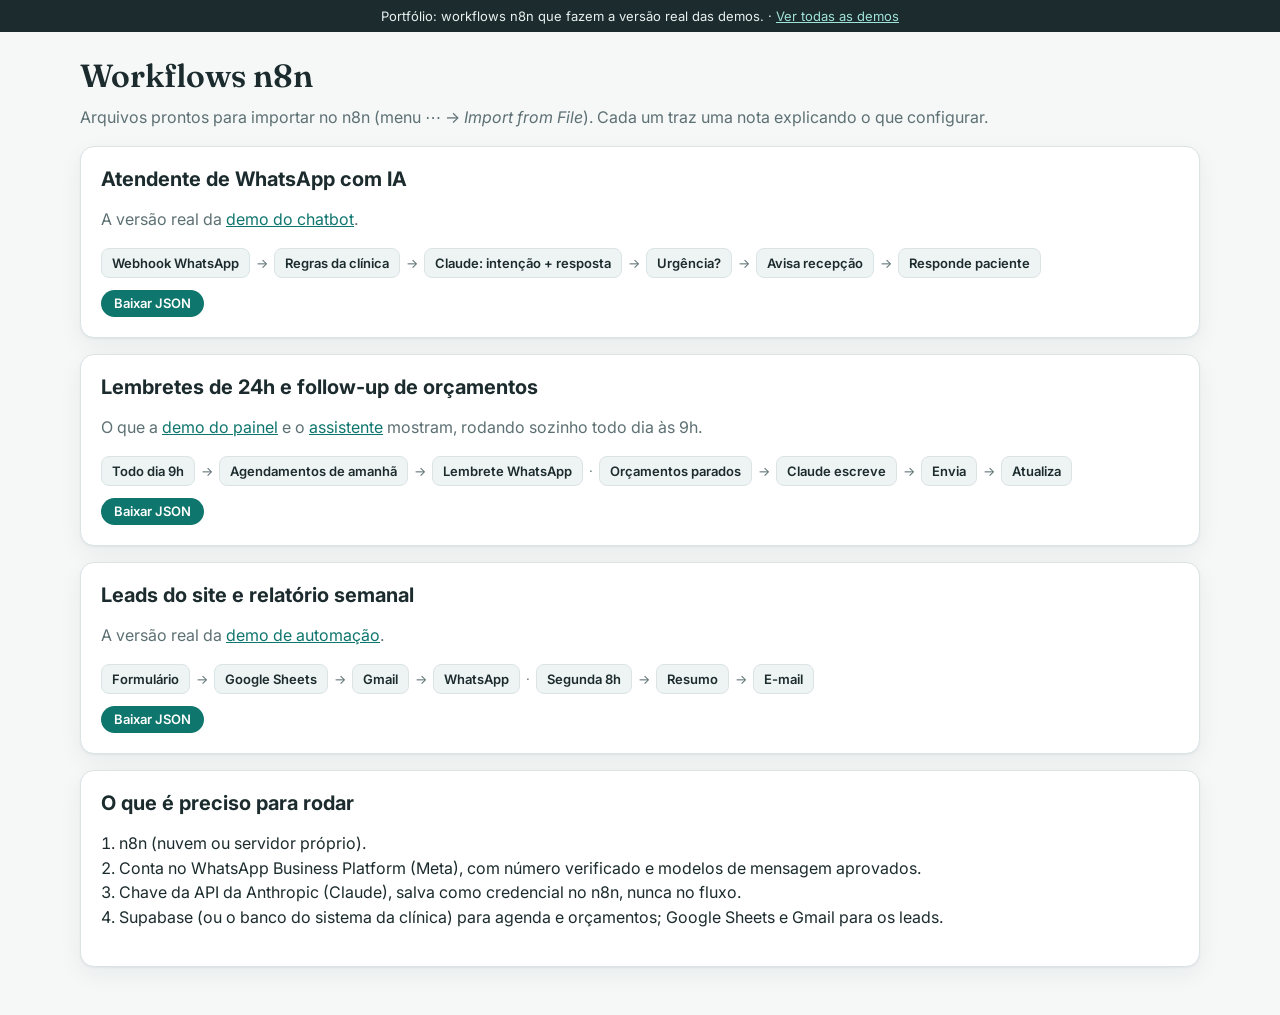
<file: n8n/index.html>
<!doctype html>
<html lang="pt-BR">
<head>
<meta charset="utf-8">
<meta name="viewport" content="width=device-width, initial-scale=1">
<title>Workflows n8n da clínica</title>
<link rel="preconnect" href="https://fonts.googleapis.com">
<link href="https://fonts.googleapis.com/css2?family=Fraunces:opsz,wght@9..144,600&family=Inter:wght@400;500;600&display=swap" rel="stylesheet">
<link rel="stylesheet" href="../assets/style.css">
<style>
  h1 { font: 600 clamp(24px, 3vw, 32px) var(--font-display); margin-top: 24px; }
  .grid { display: grid; gap: 16px; padding-bottom: 48px; }
  .wf { padding: 20px; }
  .wf h2 { font-size: 20px; margin-bottom: 6px; }
  .nodes { display: flex; flex-wrap: wrap; gap: 6px; align-items: center; margin: 12px 0; font-size: 13px; }
  .nodes span.n { background: var(--surface-2); border: 1px solid var(--border); border-radius: 8px; padding: 4px 10px; font-weight: 600; }
  .nodes span.s { color: var(--muted); }
  .acts { display: flex; gap: 8px; flex-wrap: wrap; }
  ol { padding-left: 18px; }
</style>
</head>
<body>
<div class="demo-banner">Portfólio: workflows n8n que fazem a versão real das demos. · <a href="../index.html">Ver todas as demos</a></div>
<main class="container">
  <h1>Workflows n8n</h1>
  <p class="muted" style="margin-top:-6px">Arquivos prontos para importar no n8n (menu ⋯ → <i>Import from File</i>). Cada um traz uma nota explicando o que configurar.</p>
  <div class="grid">
    <article class="card wf">
      <h2>Atendente de WhatsApp com IA</h2>
      <p class="muted">A versão real da <a href="../chatbot/index.html">demo do chatbot</a>.</p>
      <div class="nodes"><span class="n">Webhook WhatsApp</span><span class="s">→</span><span class="n">Regras da clínica</span><span class="s">→</span><span class="n">Claude: intenção + resposta</span><span class="s">→</span><span class="n">Urgência?</span><span class="s">→</span><span class="n">Avisa recepção</span><span class="s">→</span><span class="n">Responde paciente</span></div>
      <div class="acts"><a class="btn btn-primary btn-sm" href="agente-whatsapp.json" download>Baixar JSON</a></div>
    </article>
    <article class="card wf">
      <h2>Lembretes de 24h e follow-up de orçamentos</h2>
      <p class="muted">O que a <a href="../gestao/index.html">demo do painel</a> e o <a href="../crm/index.html">assistente</a> mostram, rodando sozinho todo dia às 9h.</p>
      <div class="nodes"><span class="n">Todo dia 9h</span><span class="s">→</span><span class="n">Agendamentos de amanhã</span><span class="s">→</span><span class="n">Lembrete WhatsApp</span><span class="s">·</span><span class="n">Orçamentos parados</span><span class="s">→</span><span class="n">Claude escreve</span><span class="s">→</span><span class="n">Envia</span><span class="s">→</span><span class="n">Atualiza</span></div>
      <div class="acts"><a class="btn btn-primary btn-sm" href="lembretes-e-orcamentos.json" download>Baixar JSON</a></div>
    </article>
    <article class="card wf">
      <h2>Leads do site e relatório semanal</h2>
      <p class="muted">A versão real da <a href="../automacao/index.html">demo de automação</a>.</p>
      <div class="nodes"><span class="n">Formulário</span><span class="s">→</span><span class="n">Google Sheets</span><span class="s">→</span><span class="n">Gmail</span><span class="s">→</span><span class="n">WhatsApp</span><span class="s">·</span><span class="n">Segunda 8h</span><span class="s">→</span><span class="n">Resumo</span><span class="s">→</span><span class="n">E-mail</span></div>
      <div class="acts"><a class="btn btn-primary btn-sm" href="leads-e-relatorio.json" download>Baixar JSON</a></div>
    </article>
    <article class="card wf">
      <h2>O que é preciso para rodar</h2>
      <ol>
        <li>n8n (nuvem ou servidor próprio).</li>
        <li>Conta no WhatsApp Business Platform (Meta), com número verificado e modelos de mensagem aprovados.</li>
        <li>Chave da API da Anthropic (Claude), salva como credencial no n8n, nunca no fluxo.</li>
        <li>Supabase (ou o banco do sistema da clínica) para agenda e orçamentos; Google Sheets e Gmail para os leads.</li>
      </ol>
    </article>
  </div>
</main>
</body>
</html>
</file>
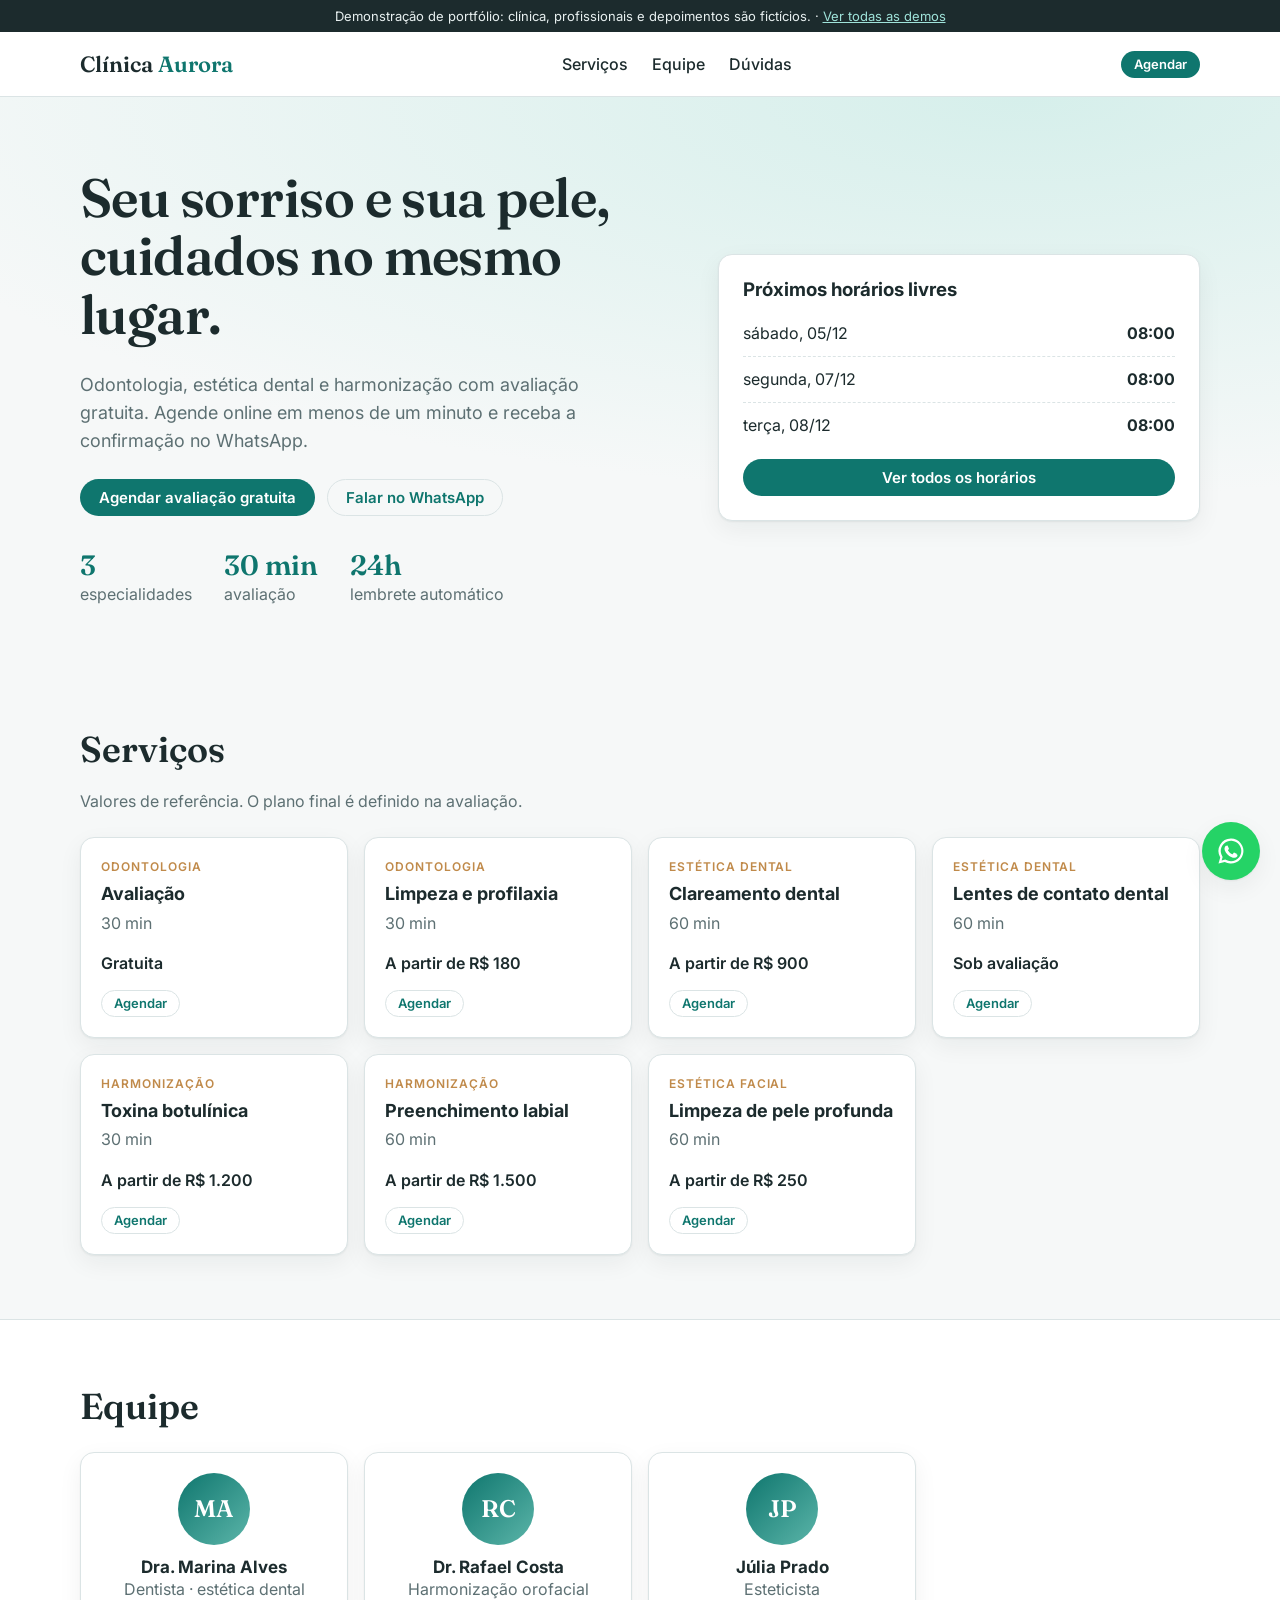
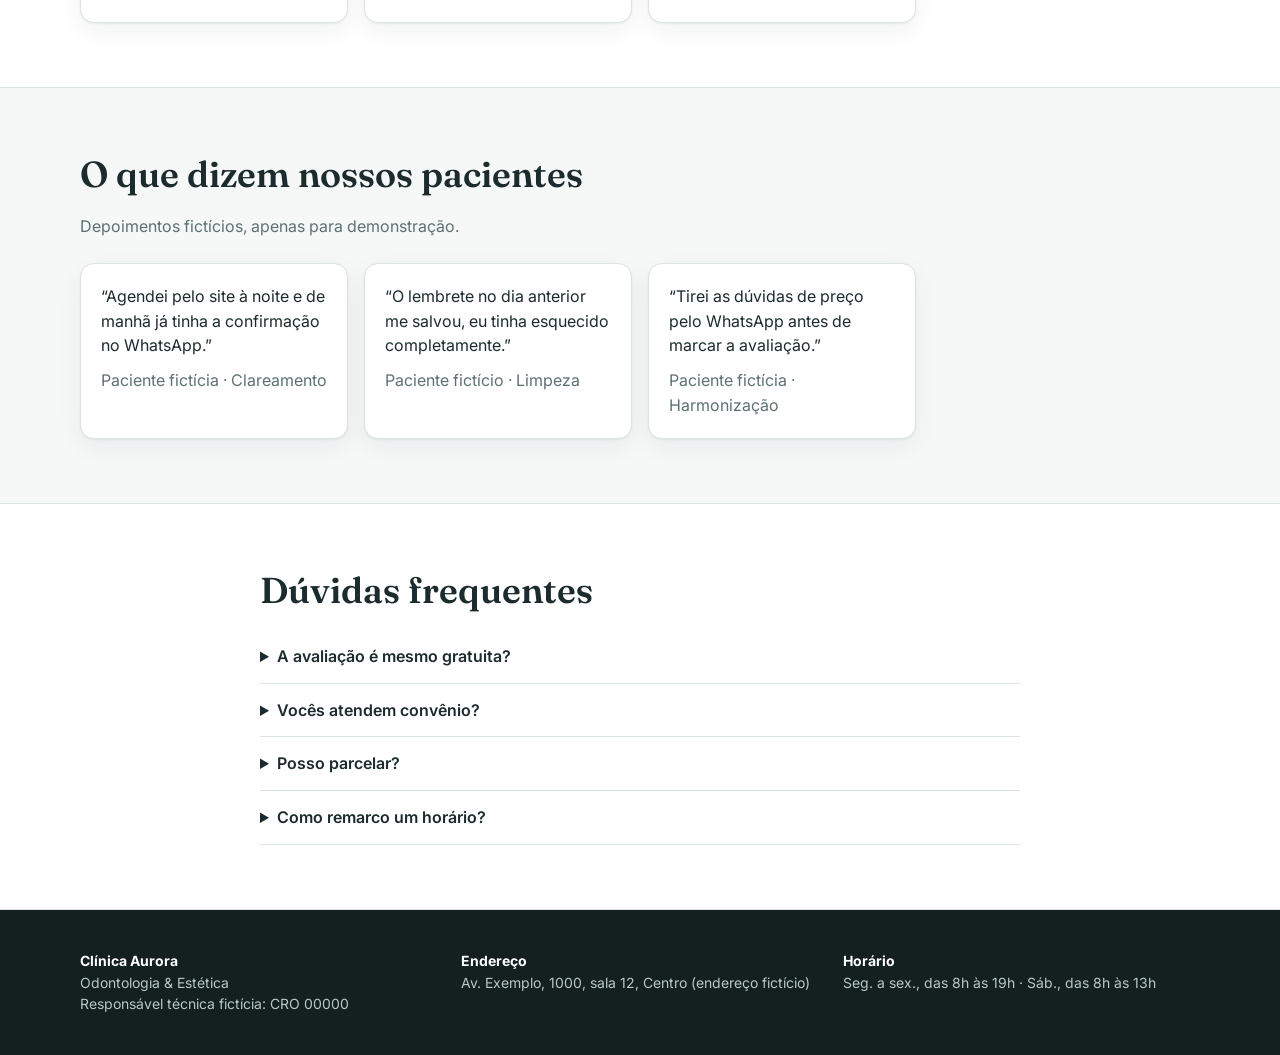
<file: site/index.html>
<!doctype html>
<html lang="pt-BR">
<head>
<meta charset="utf-8">
<meta name="viewport" content="width=device-width, initial-scale=1">
<title>Clínica Aurora · Odontologia & Estética (demo)</title>
<link rel="preconnect" href="https://fonts.googleapis.com">
<link href="https://fonts.googleapis.com/css2?family=Fraunces:opsz,wght@9..144,500;9..144,600&family=Inter:wght@400;500;600&display=swap" rel="stylesheet">
<link rel="stylesheet" href="../assets/style.css">
<style>
  header.top { position: sticky; top: 0; z-index: 10; background: rgba(255,255,255,.92); backdrop-filter: blur(8px); border-bottom: 1px solid var(--border); }
  .nav { display: flex; align-items: center; justify-content: space-between; height: 64px; gap: 16px; }
  .logo { font: 600 22px var(--font-display); color: var(--text); text-decoration: none; }
  .logo span { color: var(--primary); }
  .nav ul { display: flex; gap: 24px; list-style: none; margin: 0; padding: 0; }
  .nav ul a { color: var(--text); text-decoration: none; font-weight: 500; }
  @media (max-width: 760px) { .nav ul { display: none; } }

  .hero { padding: 72px 0 56px; background: radial-gradient(1200px 400px at 80% 0%, #d6efeb, transparent), var(--bg); }
  .hero-grid { display: grid; grid-template-columns: 1.1fr .9fr; gap: 48px; align-items: center; }
  .hero h1 { font: 600 clamp(34px, 5vw, 54px)/1.08 var(--font-display); letter-spacing: -.01em; }
  .hero p.lead { font-size: 18px; color: var(--muted); max-width: 520px; }
  .hero .ctas { display: flex; gap: 12px; flex-wrap: wrap; margin-top: 24px; }
  .hero-card { padding: 24px; }
  .hero-card .row { display: flex; justify-content: space-between; padding: 10px 0; border-bottom: 1px dashed var(--border); }
  .hero-card .row:last-child { border: 0; }
  .stats { display: flex; gap: 32px; margin-top: 32px; flex-wrap: wrap; }
  .stats b { font: 600 28px var(--font-display); display: block; color: var(--primary); }
  @media (max-width: 860px) { .hero-grid { grid-template-columns: 1fr; } }

  section { padding: 64px 0; }
  .section-title { font: 600 clamp(26px, 3.4vw, 36px) var(--font-display); }
  .grid-3 { display: grid; grid-template-columns: repeat(auto-fill, minmax(240px, 1fr)); gap: 16px; margin-top: 24px; }
  .svc { padding: 20px; display: flex; flex-direction: column; gap: 6px; }
  .svc .area { font-size: 12px; text-transform: uppercase; letter-spacing: .08em; color: var(--accent); font-weight: 600; }
  .svc h3 { font-size: 18px; margin: 0; }
  .svc .preco { font-weight: 600; margin-top: auto; padding-top: 10px; }
  .svc button { align-self: flex-start; margin-top: 8px; }

  .team { padding: 20px; text-align: center; }
  .avatar { width: 72px; height: 72px; border-radius: 50%; margin: 0 auto 12px; display: grid; place-items: center; font: 600 24px var(--font-display); color: #fff; background: linear-gradient(135deg, var(--primary), #5bb5a9); }

  .alt { background: var(--surface); border-block: 1px solid var(--border); }
  .depo { padding: 20px; }
  .depo p { margin: 0 0 10px; }

  details { border-bottom: 1px solid var(--border); padding: 14px 0; }
  summary { font-weight: 600; cursor: pointer; }

  footer { padding: 40px 0; background: #13201f; color: #b7c8c6; font-size: 14px; }
  footer .cols { display: grid; grid-template-columns: repeat(auto-fit, minmax(200px, 1fr)); gap: 24px; }
  footer b { color: #fff; }

  .wa-float { position: fixed; right: 20px; bottom: 20px; z-index: 20; width: 58px; height: 58px; border-radius: 50%; background: #25d366; display: grid; place-items: center; box-shadow: var(--shadow); }
  .wa-float svg { width: 30px; height: 30px; fill: #fff; }

  /* modal de agendamento */
  dialog { border: 0; border-radius: 18px; padding: 0; width: min(480px, 100% - 32px); box-shadow: 0 20px 60px rgba(0,0,0,.25); }
  dialog::backdrop { background: rgba(10, 25, 25, .45); }
  .modal-head { padding: 20px 24px 0; display: flex; justify-content: space-between; align-items: start; }
  .modal-body { padding: 16px 24px 24px; display: grid; gap: 14px; }
  .close { background: none; border: 0; font-size: 24px; cursor: pointer; color: var(--muted); }
  .slots { display: flex; flex-wrap: wrap; gap: 8px; }
  .slot { border: 1px solid var(--border); background: var(--surface); border-radius: 10px; padding: 8px 12px; cursor: pointer; font: 500 14px var(--font); }
  .slot[aria-pressed="true"] { background: var(--primary); color: #fff; border-color: var(--primary); }
  .steps { font-size: 13px; color: var(--muted); }
  .erro { color: var(--danger); font-size: 14px; }
  .sucesso { text-align: center; padding: 8px 0; }
  .sucesso .ok { width: 56px; height: 56px; border-radius: 50%; background: #dcfce7; color: var(--ok); display: grid; place-items: center; font-size: 28px; margin: 0 auto 12px; }
</style>
</head>
<body>
<div class="demo-banner">Demonstração de portfólio: clínica, profissionais e depoimentos são fictícios. · <a href="../index.html">Ver todas as demos</a></div>

<header class="top">
  <div class="container nav">
    <a class="logo" href="#">Clínica <span>Aurora</span></a>
    <ul>
      <li><a href="#servicos">Serviços</a></li>
      <li><a href="#equipe">Equipe</a></li>
      <li><a href="#duvidas">Dúvidas</a></li>
    </ul>
    <button class="btn btn-primary btn-sm" data-agendar>Agendar</button>
  </div>
</header>

<main>
  <section class="hero">
    <div class="container hero-grid">
      <div>
        <h1>Seu sorriso e sua pele, cuidados no mesmo lugar.</h1>
        <p class="lead">Odontologia, estética dental e harmonização com avaliação gratuita. Agende online em menos de um minuto e receba a confirmação no WhatsApp.</p>
        <div class="ctas">
          <button class="btn btn-primary" data-agendar data-servico="avaliacao">Agendar avaliação gratuita</button>
          <a class="btn btn-ghost" href="../chatbot/index.html">Falar no WhatsApp</a>
        </div>
        <div class="stats">
          <div><b>3</b><span class="muted">especialidades</span></div>
          <div><b>30 min</b><span class="muted">avaliação</span></div>
          <div><b>24h</b><span class="muted">lembrete automático</span></div>
        </div>
      </div>
      <div class="card hero-card">
        <h3>Próximos horários livres</h3>
        <div id="proximos"></div>
        <button class="btn btn-primary" style="width:100%;margin-top:12px" data-agendar data-servico="avaliacao">Ver todos os horários</button>
      </div>
    </div>
  </section>

  <section id="servicos">
    <div class="container">
      <h2 class="section-title">Serviços</h2>
      <p class="muted">Valores de referência. O plano final é definido na avaliação.</p>
      <div class="grid-3" id="lista-servicos"></div>
    </div>
  </section>

  <section id="equipe" class="alt">
    <div class="container">
      <h2 class="section-title">Equipe</h2>
      <div class="grid-3" id="lista-equipe"></div>
    </div>
  </section>

  <section>
    <div class="container">
      <h2 class="section-title">O que dizem nossos pacientes</h2>
      <p class="muted">Depoimentos fictícios, apenas para demonstração.</p>
      <div class="grid-3">
        <div class="card depo"><p>“Agendei pelo site à noite e de manhã já tinha a confirmação no WhatsApp.”</p><span class="muted">Paciente fictícia · Clareamento</span></div>
        <div class="card depo"><p>“O lembrete no dia anterior me salvou, eu tinha esquecido completamente.”</p><span class="muted">Paciente fictício · Limpeza</span></div>
        <div class="card depo"><p>“Tirei as dúvidas de preço pelo WhatsApp antes de marcar a avaliação.”</p><span class="muted">Paciente fictícia · Harmonização</span></div>
      </div>
    </div>
  </section>

  <section id="duvidas" class="alt">
    <div class="container" style="max-width:760px">
      <h2 class="section-title">Dúvidas frequentes</h2>
      <details><summary>A avaliação é mesmo gratuita?</summary><p>Sim. Ela dura cerca de 30 minutos e sai com um plano de tratamento e o orçamento.</p></details>
      <details><summary>Vocês atendem convênio?</summary><p>Na demo, a clínica atende de forma particular e emite recibo para reembolso.</p></details>
      <details><summary>Posso parcelar?</summary><p>Tratamentos estéticos podem ser parcelados em até 10x no cartão.</p></details>
      <details><summary>Como remarco um horário?</summary><p>Responda ao lembrete no WhatsApp ou fale com o atendimento. A remarcação é feita na hora.</p></details>
    </div>
  </section>
</main>

<footer>
  <div class="container cols">
    <div><b>Clínica Aurora</b><br>Odontologia & Estética<br>Responsável técnica fictícia: CRO 00000</div>
    <div><b>Endereço</b><br><span id="end"></span></div>
    <div><b>Horário</b><br><span id="hor"></span></div>
  </div>
</footer>

<a class="wa-float" href="../chatbot/index.html" aria-label="Abrir WhatsApp (demo)">
  <svg viewBox="0 0 24 24" aria-hidden="true"><path d="M12 2a10 10 0 0 0-8.6 15.1L2 22l5-1.3A10 10 0 1 0 12 2Zm0 18.2a8.2 8.2 0 0 1-4.2-1.2l-.3-.2-3 .8.8-2.9-.2-.3A8.2 8.2 0 1 1 12 20.2Zm4.5-6.1c-.2-.1-1.5-.7-1.7-.8-.2-.1-.4-.1-.6.1l-.8 1c-.1.2-.3.2-.5.1a6.7 6.7 0 0 1-3.3-2.9c-.2-.4.2-.4.7-1.3.1-.2 0-.3 0-.4l-.8-1.8c-.2-.5-.4-.4-.6-.4h-.5c-.2 0-.5.1-.7.3-.2.3-.9.9-.9 2.2s.9 2.5 1 2.7c.1.2 1.8 2.8 4.4 3.9 1.6.7 2.3.8 3.1.6.5-.1 1.5-.6 1.7-1.2.2-.6.2-1.1.2-1.2-.1-.1-.3-.2-.6-.3Z"/></svg>
</a>

<dialog id="modal">
  <div class="modal-head">
    <div><h3 style="margin:0">Agendar horário</h3><div class="steps" id="passos">Leva menos de 1 minuto</div></div>
    <button class="close" aria-label="Fechar" onclick="modal.close()">×</button>
  </div>
  <form class="modal-body" id="form" novalidate>
    <div>
      <label for="f-servico">Serviço</label>
      <select id="f-servico" required></select>
    </div>
    <div>
      <label for="f-data">Dia</label>
      <select id="f-data" required></select>
    </div>
    <div>
      <label>Horário</label>
      <div class="slots" id="f-slots"></div>
    </div>
    <div>
      <label for="f-nome">Seu nome</label>
      <input id="f-nome" autocomplete="name" placeholder="Nome e sobrenome" required>
    </div>
    <div>
      <label for="f-tel">WhatsApp</label>
      <input id="f-tel" inputmode="tel" autocomplete="tel" placeholder="(11) 90000-0000" required>
    </div>
    <div class="erro" id="f-erro" role="alert"></div>
    <button class="btn btn-primary" type="submit">Confirmar agendamento</button>
    <p class="muted" style="font-size:12px;margin:0">Demo: os dados ficam só neste navegador. Use dados fictícios.</p>
  </form>
  <div class="modal-body sucesso" id="sucesso" hidden>
    <div class="ok">✓</div>
    <h3>Agendamento recebido!</h3>
    <p id="sucesso-txt"></p>
    <p class="muted" style="font-size:14px">Na versão real, a confirmação chega automaticamente no WhatsApp do paciente.</p>
    <div style="display:flex;gap:8px;justify-content:center;flex-wrap:wrap">
      <a class="btn btn-ghost btn-sm" href="../gestao/index.html">Ver no painel da clínica</a>
      <button class="btn btn-primary btn-sm" onclick="modal.close()">Fechar</button>
    </div>
  </div>
</dialog>

<script src="../assets/store.js"></script>
<script>
  const S = DemoStore, U = S.util;
  const $ = (s) => document.querySelector(s);
  const modal = $('#modal');
  let horaEscolhida = null;

  $('#end').textContent = S.CLINICA.endereco;
  $('#hor').textContent = S.CLINICA.horarioTxt;

  $('#lista-servicos').innerHTML = S.SERVICOS.map((s) => `
    <article class="card svc">
      <span class="area">${s.area}</span>
      <h3>${s.nome}</h3>
      <span class="muted">${s.duracao} min</span>
      <span class="preco">${s.precoTxt || 'A partir de ' + U.brl(s.preco)}</span>
      <button class="btn btn-ghost btn-sm" data-agendar data-servico="${s.id}">Agendar</button>
    </article>`).join('');

  $('#lista-equipe').innerHTML = S.PROFISSIONAIS.map((p) => `
    <div class="card team">
      <div class="avatar">${p.nome.replace(/^(Dra?\.\s)/, '').split(' ').map((x) => x[0]).slice(0, 2).join('')}</div>
      <h3 style="font-size:17px;margin:0">${p.nome}</h3>
      <span class="muted">${p.esp}</span>
    </div>`).join('');

  function renderProximos() {
    const out = [];
    for (const d of S.proximosDiasAbertos(5)) {
      const sl = S.slots(d, 'avaliacao');
      if (sl.length) out.push(`<div class="row"><span>${U.fmtData(d)}</span><b>${sl[0].hora}</b></div>`);
      if (out.length === 3) break;
    }
    $('#proximos').innerHTML = out.join('') || '<p class="muted">Sem horários nos próximos dias.</p>';
  }

  $('#f-servico').innerHTML = S.SERVICOS.map((s) => `<option value="${s.id}">${s.nome}</option>`).join('');
  $('#f-data').innerHTML = S.proximosDiasAbertos(10).map((d) => `<option value="${d}">${U.fmtData(d)}</option>`).join('');

  function renderSlots() {
    horaEscolhida = null;
    const sl = S.slots($('#f-data').value, $('#f-servico').value);
    $('#f-slots').innerHTML = sl.length
      ? sl.map((x) => `<button type="button" class="slot" aria-pressed="false" data-hora="${x.hora}">${x.hora}</button>`).join('')
      : '<span class="muted">Sem horários neste dia. Tente outro.</span>';
  }
  $('#f-servico').addEventListener('change', renderSlots);
  $('#f-data').addEventListener('change', renderSlots);
  $('#f-slots').addEventListener('click', (e) => {
    const b = e.target.closest('.slot');
    if (!b) return;
    document.querySelectorAll('.slot').forEach((x) => x.setAttribute('aria-pressed', 'false'));
    b.setAttribute('aria-pressed', 'true');
    horaEscolhida = b.dataset.hora;
  });

  document.addEventListener('click', (e) => {
    const b = e.target.closest('[data-agendar]');
    if (!b) return;
    if (b.dataset.servico) $('#f-servico').value = b.dataset.servico;
    $('#form').hidden = false; $('#sucesso').hidden = true; $('#f-erro').textContent = '';
    renderSlots();
    modal.showModal();
  });

  $('#form').addEventListener('submit', (e) => {
    e.preventDefault();
    const nome = $('#f-nome').value.trim(), tel = $('#f-tel').value.trim();
    const erro = !horaEscolhida ? 'Escolha um horário.' : nome.length < 3 ? 'Informe seu nome.' : tel.replace(/\D/g, '').length < 10 ? 'Informe um WhatsApp com DDD.' : '';
    if (erro) { $('#f-erro').textContent = erro; return; }
    try {
      const ag = S.agendar({ nome, tel, servicoId: $('#f-servico').value, data: $('#f-data').value, hora: horaEscolhida, origem: 'site' });
      $('#sucesso-txt').innerHTML = `<b>${S.servico(ag.servicoId).nome}</b> com ${S.profissional(ag.proId).nome}<br>${U.fmtData(ag.data)} às ${ag.hora}`;
      $('#form').hidden = true; $('#sucesso').hidden = false;
      $('#form').reset(); renderProximos();
    } catch (err) { $('#f-erro').textContent = err.message; renderSlots(); }
  });

  document.addEventListener('demo:changed', renderProximos);
  renderProximos();
</script>
</body>
</html>
</file>
<file: assets/style.css>
:root {
  --bg: #f6f8f8;
  --surface: #ffffff;
  --surface-2: #eef3f3;
  --text: #1c2b2d;
  --muted: #5d7073;
  --border: #dbe4e5;
  --primary: #0f766e;
  --primary-600: #0b5f58;
  --primary-50: #e6f4f2;
  --accent: #c08a4a;
  --ok: #15803d;
  --warn: #b45309;
  --danger: #b91c1c;
  --info: #1d4ed8;
  --radius: 14px;
  --shadow: 0 1px 2px rgba(16, 40, 40, .06), 0 8px 24px rgba(16, 40, 40, .06);
  --font: "Inter", system-ui, -apple-system, "Segoe UI", Roboto, sans-serif;
  --font-display: "Fraunces", Georgia, serif;
}

* { box-sizing: border-box; }
[hidden] { display: none !important; }
html, body { margin: 0; }
body { background: var(--bg); color: var(--text); font: 16px/1.55 var(--font); -webkit-font-smoothing: antialiased; }
img { max-width: 100%; display: block; }
a { color: var(--primary); }
h1, h2, h3 { line-height: 1.2; margin: 0 0 .5em; }

.container { width: min(1120px, 100% - 32px); margin-inline: auto; }

.demo-banner {
  background: #1c2b2d; color: #e8f0f0; font-size: 13px; text-align: center; padding: 6px 16px;
}
.demo-banner a { color: #9fe3da; }

.btn {
  display: inline-flex; align-items: center; justify-content: center; gap: 8px;
  border: 1px solid transparent; border-radius: 999px; padding: 10px 18px;
  font: 600 15px/1 var(--font); cursor: pointer; text-decoration: none; transition: .15s;
}
.btn-primary { background: var(--primary); color: #fff; }
.btn-primary:hover { background: var(--primary-600); }
.btn-ghost { background: transparent; color: var(--primary); border-color: var(--border); }
.btn-ghost:hover { background: var(--primary-50); }
.btn-sm { padding: 6px 12px; font-size: 13px; }
.btn:disabled { opacity: .5; cursor: not-allowed; }

.card { background: var(--surface); border: 1px solid var(--border); border-radius: var(--radius); box-shadow: var(--shadow); }

label { display: block; font-size: 13px; font-weight: 600; color: var(--muted); margin-bottom: 4px; }
input, select, textarea {
  width: 100%; padding: 10px 12px; border: 1px solid var(--border); border-radius: 10px;
  font: 15px var(--font); background: var(--surface); color: var(--text);
}
input:focus, select:focus, textarea:focus { outline: 2px solid var(--primary-50); border-color: var(--primary); }

.badge { display: inline-block; font-size: 12px; font-weight: 600; padding: 2px 10px; border-radius: 999px; background: var(--surface-2); color: var(--muted); white-space: nowrap; }
.badge.pendente { background: #fef3c7; color: var(--warn); }
.badge.confirmado { background: #dcfce7; color: var(--ok); }
.badge.concluido { background: #e0e7ff; color: var(--info); }
.badge.faltou, .badge.cancelado { background: #fee2e2; color: var(--danger); }

.muted { color: var(--muted); }
.sr-only { position: absolute; width: 1px; height: 1px; overflow: hidden; clip: rect(0 0 0 0); }
</file>
